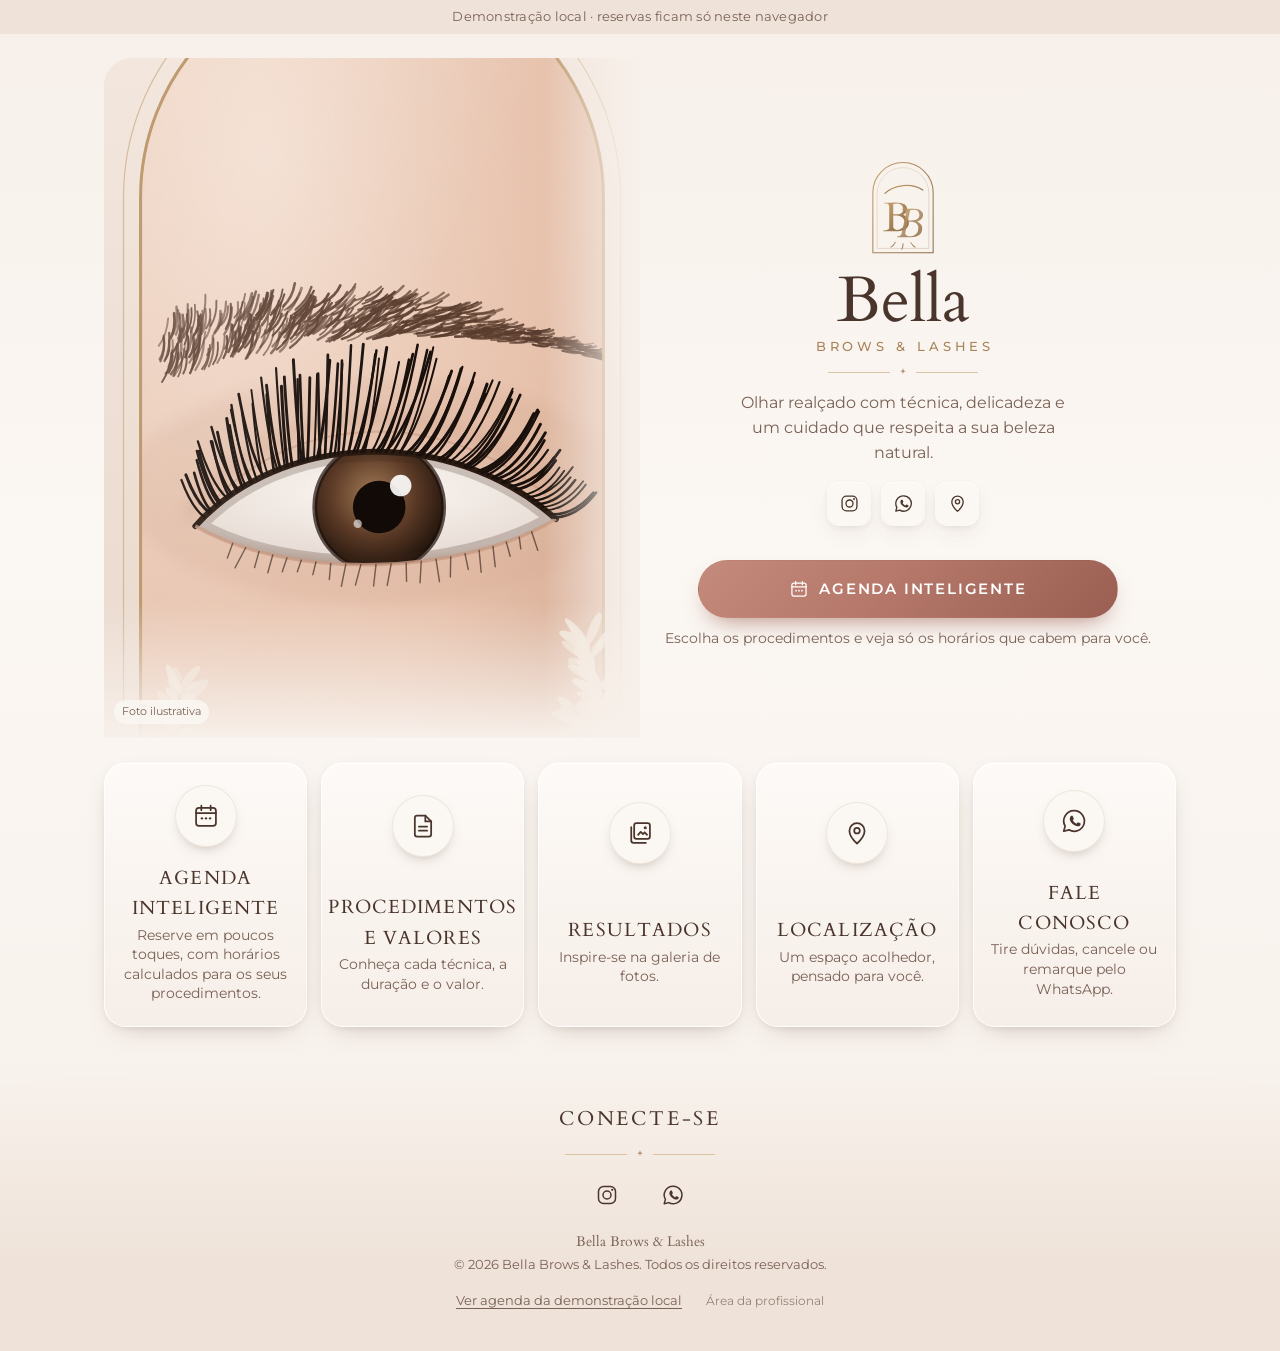
<file: index.html>
<!DOCTYPE html>
<html lang="pt-BR">
<head>
  <meta charset="utf-8">
  <meta name="viewport" content="width=device-width, initial-scale=1, viewport-fit=cover">
  <title>Bella Brows & Lashes — Sobrancelhas e cílios (demonstração)</title>
  <meta name="description" content="Site demonstrativo de estúdio de sobrancelhas e extensão de cílios, com agenda inteligente interativa.">
  <meta name="theme-color" content="#f4ebe4">
  <link rel="icon" href="assets/img/logo-marca.svg" type="image/svg+xml">
  <link rel="stylesheet" href="css/style.css">
</head>
<body>

  <!-- Ícones (SVG sprite) -->
  <svg width="0" height="0" style="position:absolute" aria-hidden="true">
    <symbol id="i-cal" viewBox="0 0 24 24"><rect x="3.5" y="5" width="17" height="15.5" rx="2.5" fill="none" stroke="currentColor" stroke-width="1.5"/><path d="M3.5 9.5h17M8 3v4M16 3v4" stroke="currentColor" stroke-width="1.5" stroke-linecap="round"/><circle cx="8.5" cy="14" r="1" fill="currentColor"/><circle cx="12" cy="14" r="1" fill="currentColor"/><circle cx="15.5" cy="14" r="1" fill="currentColor"/></symbol>
    <symbol id="i-list" viewBox="0 0 24 24"><path d="M14 3H7a2 2 0 0 0-2 2v14a2 2 0 0 0 2 2h10a2 2 0 0 0 2-2V8z" fill="none" stroke="currentColor" stroke-width="1.5" stroke-linejoin="round"/><path d="M14 3v5h5M8.5 12.5h7M8.5 16h7" fill="none" stroke="currentColor" stroke-width="1.5" stroke-linecap="round"/></symbol>
    <symbol id="i-gallery" viewBox="0 0 24 24"><rect x="7" y="3.5" width="13.5" height="13.5" rx="2" fill="none" stroke="currentColor" stroke-width="1.5"/><path d="M4.5 7v11.5a2 2 0 0 0 2 2H17" fill="none" stroke="currentColor" stroke-width="1.5" stroke-linecap="round"/><path d="M10 14l2.6-3 2 2 1.4-1.6 2.5 2.6" fill="none" stroke="currentColor" stroke-width="1.5" stroke-linejoin="round"/><circle cx="16.5" cy="7.5" r="1.3" fill="currentColor"/></symbol>
    <symbol id="i-pin" viewBox="0 0 24 24"><path d="M12 21s-6.5-6-6.5-11a6.5 6.5 0 0 1 13 0c0 5-6.5 11-6.5 11z" fill="none" stroke="currentColor" stroke-width="1.5" stroke-linejoin="round"/><circle cx="12" cy="10" r="2.4" fill="none" stroke="currentColor" stroke-width="1.5"/></symbol>
    <symbol id="i-wa" viewBox="0 0 24 24"><path d="M12 3.2a8.8 8.8 0 0 0-7.6 13.2L3.2 20.8l4.5-1.2A8.8 8.8 0 1 0 12 3.2z" fill="none" stroke="currentColor" stroke-width="1.5" stroke-linejoin="round"/><path d="M9 8.2c.3-.6.6-.6.9-.6h.6c.2 0 .4.1.5.4l.8 1.8c.1.2 0 .5-.1.6l-.6.7c-.1.1-.2.3 0 .5.7 1.2 1.6 2 2.8 2.6.2.1.4.1.5-.1l.7-.8c.2-.2.4-.2.6-.1l1.7.8c.2.1.4.3.3.5 0 .9-.6 1.8-1.6 2-.8.2-1.9.1-3.6-.8-2-1.1-3.4-2.9-3.9-4.2-.4-1.1-.2-2.2.4-3.3z" fill="currentColor"/></symbol>
    <symbol id="i-ig" viewBox="0 0 24 24"><rect x="3.5" y="3.5" width="17" height="17" rx="5" fill="none" stroke="currentColor" stroke-width="1.5"/><circle cx="12" cy="12" r="4" fill="none" stroke="currentColor" stroke-width="1.5"/><circle cx="17.2" cy="6.8" r="1.1" fill="currentColor"/></symbol>
    <symbol id="i-chev" viewBox="0 0 24 24"><path d="M9.5 6l6 6-6 6" fill="none" stroke="currentColor" stroke-width="1.8" stroke-linecap="round" stroke-linejoin="round"/></symbol>
    <symbol id="i-back" viewBox="0 0 24 24"><path d="M14.5 6l-6 6 6 6" fill="none" stroke="currentColor" stroke-width="1.8" stroke-linecap="round" stroke-linejoin="round"/></symbol>
    <symbol id="i-clock" viewBox="0 0 24 24"><circle cx="12" cy="12" r="8.5" fill="none" stroke="currentColor" stroke-width="1.5"/><path d="M12 7.5V12l3 2" fill="none" stroke="currentColor" stroke-width="1.5" stroke-linecap="round"/></symbol>
    <symbol id="i-check" viewBox="0 0 24 24"><path d="M5 12.5l4.2 4.2L19 7" fill="none" stroke="currentColor" stroke-width="2" stroke-linecap="round" stroke-linejoin="round"/></symbol>
    <symbol id="i-x" viewBox="0 0 24 24"><path d="M6 6l12 12M18 6L6 18" stroke="currentColor" stroke-width="1.8" stroke-linecap="round"/></symbol>
    <symbol id="i-spark" viewBox="0 0 24 24"><path d="M12 3l1.6 5.4L19 10l-5.4 1.6L12 17l-1.6-5.4L5 10l5.4-1.6z" fill="currentColor"/></symbol>
  </svg>

  <div class="demo-strip" role="note" id="mode-strip">
    Site demonstrativo · nenhuma reserva ou pagamento é real
  </div>
  <div class="loading" id="loading" aria-live="polite"><span></span>Carregando…</div>
  <div class="load-error" id="load-error" hidden></div>

  <!-- ============================== 1. LOGO E APRESENTAÇÃO ============================== -->
  <div class="view view-home" data-view="inicio">
  <header class="hero" id="inicio">
    <div class="hero-photo">
      <img id="hero-img" alt="Foto ilustrativa de olhar com sobrancelhas e cílios" width="440" height="860" fetchpriority="high">
      <span class="photo-tag">Foto ilustrativa</span>
    </div>
    <div class="hero-brand">
      <img class="hero-mark" id="brand-logo" alt="" width="104" height="108">
      <h1 class="wordmark">
        <span class="wm-name" data-bind="brand.wordmark">Bella</span>
        <span class="wm-sub" data-bind="brand.subtitle">Brows &amp; Lashes</span>
        <span class="visually-hidden" data-bind="brand.name"></span>
      </h1>
      <div class="divider" aria-hidden="true"><svg><use href="#i-spark"/></svg></div>
      <p class="tagline" data-bind="brand.tagline"></p>
      <div class="hero-social">
        <a class="icon-btn" data-link="instagram" href="https://www.instagram.com/" target="_blank" rel="noopener" aria-label="Instagram"><svg><use href="#i-ig"/></svg></a>
        <a class="icon-btn" data-link="whatsapp" href="https://wa.me/" target="_blank" rel="noopener" aria-label="WhatsApp"><svg><use href="#i-wa"/></svg></a>
        <a class="icon-btn" href="#localizacao" data-go="localizacao" aria-label="Localização"><svg><use href="#i-pin"/></svg></a>
      </div>
    </div>
    <div class="hero-cta">
      <button class="btn-primary btn-agenda" type="button" data-open-agenda>
        <svg aria-hidden="true"><use href="#i-cal"/></svg>
        Agenda inteligente
      </button>
      <p class="hero-hint">Escolha os procedimentos e veja só os horários que cabem para você.</p>
    </div>
  </header>

  <!-- Menu em cartões (mesma lógica de navegação da referência) -->
  <nav class="menu" aria-label="Seções do site">
    <button class="menu-card" type="button" data-open-agenda>
      <span class="menu-ico"><svg><use href="#i-cal"/></svg></span>
      <span class="menu-txt"><strong>Agenda Inteligente</strong><small>Reserve em poucos toques, com horários calculados para os seus procedimentos.</small></span>
      <span class="menu-go"><svg><use href="#i-chev"/></svg></span>
    </button>
    <a class="menu-card" href="#procedimentos" data-go="procedimentos">
      <span class="menu-ico"><svg><use href="#i-list"/></svg></span>
      <span class="menu-txt"><strong>Procedimentos e Valores</strong><small>Conheça cada técnica, a duração e o valor.</small></span>
      <span class="menu-go"><svg><use href="#i-chev"/></svg></span>
    </a>
    <a class="menu-card" href="#resultados" data-go="resultados">
      <span class="menu-ico"><svg><use href="#i-gallery"/></svg></span>
      <span class="menu-txt"><strong>Resultados</strong><small>Inspire-se na galeria de fotos.</small></span>
      <span class="menu-go"><svg><use href="#i-chev"/></svg></span>
    </a>
    <a class="menu-card" href="#localizacao" data-go="localizacao">
      <span class="menu-ico"><svg><use href="#i-pin"/></svg></span>
      <span class="menu-txt"><strong>Localização</strong><small>Um espaço acolhedor, pensado para você.</small></span>
      <span class="menu-go"><svg><use href="#i-chev"/></svg></span>
    </a>
    <a class="menu-card" href="#contato" data-go="contato">
      <span class="menu-ico"><svg><use href="#i-wa"/></svg></span>
      <span class="menu-txt"><strong>Fale Conosco</strong><small>Tire dúvidas, cancele ou remarque pelo WhatsApp.</small></span>
      <span class="menu-go"><svg><use href="#i-chev"/></svg></span>
    </a>
  </nav>
  </div>

  <main>
    <!-- ============================== 2. PROCEDIMENTOS ============================== -->
    <section class="view screen section" data-view="procedimentos" aria-labelledby="t-proc" hidden>
      <div class="screen-bar">
        <a class="back-link" href="#inicio" data-go="inicio"><svg aria-hidden="true"><use href="#i-back"/></svg>Início</a>
        <span class="screen-brand" data-bind="brand.name"></span>
      </div>
      <div class="section-head">
        <h2 id="t-proc">Procedimentos e Valores</h2>
        <p>Selecione um procedimento para abrir a agenda já com ele escolhido. Você pode somar outros na sequência.</p>
      </div>
      <div class="services" id="services-list"></div>
      <p class="fine" id="services-note">Valores e durações demonstrativos.</p>
    </section>

    <!-- ============================== 3. RESULTADOS ============================== -->
    <section class="view screen section" data-view="resultados" aria-labelledby="t-res" hidden>
      <div class="screen-bar">
        <a class="back-link" href="#inicio" data-go="inicio"><svg aria-hidden="true"><use href="#i-back"/></svg>Início</a>
        <span class="screen-brand" data-bind="brand.name"></span>
      </div>
      <div class="section-head">
        <h2 id="t-res">Nossos Resultados</h2>
        <p id="results-help">Deslize para ver mais fotos.</p>
      </div>
      <div class="results-wrap">
        <div class="results" id="results-list" tabindex="0" aria-label="Galeria de antes e depois"></div>
        <div class="results-nav">
          <button class="round-btn" type="button" data-results="prev" aria-label="Resultado anterior"><svg><use href="#i-back"/></svg></button>
          <span class="results-count" id="results-count" aria-live="polite">1 / 4</span>
          <button class="round-btn" type="button" data-results="next" aria-label="Próximo resultado"><svg><use href="#i-chev"/></svg></button>
        </div>
      </div>
      <p class="fine notice" id="results-notice">Fotos ilustrativas de banco de imagens com licença livre (Unsplash). Não são trabalhos nem clientes desta profissional.</p>
    </section>

    <!-- ============================== 4. LOCALIZAÇÃO ============================== -->
    <section class="view screen section" data-view="localizacao" aria-labelledby="t-loc" hidden>
      <div class="screen-bar">
        <a class="back-link" href="#inicio" data-go="inicio"><svg aria-hidden="true"><use href="#i-back"/></svg>Início</a>
        <span class="screen-brand" data-bind="brand.name"></span>
      </div>
      <div class="section-head">
        <h2 id="t-loc">Onde estamos</h2>
      </div>
      <div class="location">
        <div class="map" id="map-box">
          <img src="assets/img/mapa-demo.svg" alt="Mapa ilustrativo, sem endereço real" width="800" height="480" loading="lazy">
          <span class="map-tag">Mapa ilustrativo</span>
        </div>
        <div class="address-card">
          <span class="badge" id="addr-demo">Endereço fictício de demonstração</span>
          <p class="addr"><strong data-bind="location.line1"></strong><br><span data-bind="location.line2"></span></p>
          <p class="hours"><svg aria-hidden="true"><use href="#i-clock"/></svg><span data-bind="location.hours"></span></p>
          <a class="btn-outline" data-link="maps" href="https://www.google.com/maps" target="_blank" rel="noopener">
            <svg aria-hidden="true"><use href="#i-pin"/></svg> Abrir no Google Maps
          </a>
        </div>
      </div>
    </section>

    <!-- ============================== 5. FALE CONOSCO ============================== -->
    <section class="view screen section contact" data-view="contato" aria-labelledby="t-con" hidden>
      <div class="screen-bar">
        <a class="back-link" href="#inicio" data-go="inicio"><svg aria-hidden="true"><use href="#i-back"/></svg>Início</a>
        <span class="screen-brand" data-bind="brand.name"></span>
      </div>
      <h2 id="t-con">Ficou com alguma dúvida?</h2>
      <p>Fale direto com a gente pelo WhatsApp. Respondemos no horário de atendimento.</p>
      <a class="btn-primary btn-wa" data-link="whatsapp" href="https://wa.me/" target="_blank" rel="noopener">
        <svg aria-hidden="true"><use href="#i-wa"/></svg> Fale conosco
      </a>
      <p class="fine"><span id="wa-label">Número demonstrativo</span>: <span data-bind="contact.whatsappDisplay"></span></p>
      <div class="manage-card">
        <h3>Já tem um agendamento?</h3>
        <p>Peça cancelamento ou remarcação informando o protocolo e o seu WhatsApp. A profissional analisa e responde.</p>
        <button class="btn-outline" type="button" id="open-manage">Cancelar ou remarcar</button>
      </div>
    </section>
  </main>

  <!-- ============================== RODAPÉ ============================== -->
  <footer class="footer">
    <p class="footer-title">Conecte-se</p>
    <div class="divider" aria-hidden="true"><svg><use href="#i-spark"/></svg></div>
    <div class="footer-social">
      <a data-link="instagram" href="https://www.instagram.com/" target="_blank" rel="noopener" aria-label="Instagram"><svg><use href="#i-ig"/></svg></a>
      <a data-link="whatsapp" href="https://wa.me/" target="_blank" rel="noopener" aria-label="WhatsApp"><svg><use href="#i-wa"/></svg></a>
    </div>
    <p class="footer-name" data-bind="brand.name">Bella Brows &amp; Lashes</p>
    <p class="footer-copy">© <span data-bind="brand.year"></span> <span data-bind="brand.name"></span>. Todos os direitos reservados.</p>
    <button class="link-btn" type="button" id="open-panel" hidden>Ver agenda da demonstração local</button>
    <a class="admin-link" id="admin-link" href="admin/">Área da profissional</a>
  </footer>

  <!-- ============================== AGENDA INTELIGENTE ============================== -->
  <dialog class="sheet" id="agenda" aria-labelledby="ag-title">
    <div class="sheet-inner">
      <header class="sheet-head">
        <div>
          <p class="sheet-kicker" data-bind="brand.name"></p>
          <h2 id="ag-title">Agenda Inteligente</h2>
        </div>
        <button class="round-btn" type="button" data-close aria-label="Fechar agenda"><svg><use href="#i-x"/></svg></button>
      </header>
      <ol class="stepper" id="stepper" aria-label="Etapas do agendamento">
        <li data-step="1"><span>1</span><em>Procedimentos</em></li>
        <li data-step="2"><span>2</span><em>Data</em></li>
        <li data-step="3"><span>3</span><em>Horário</em></li>
        <li data-step="4"><span>4</span><em>Seus dados</em></li>
        <li data-step="5"><span>5</span><em>Confirmação</em></li>
      </ol>

      <div class="sheet-body" id="sheet-body">
        <!-- Passo 1 -->
        <section class="step" data-panel="1" aria-labelledby="s1">
          <h3 id="s1">Quais procedimentos você deseja?</h3>
          <p class="step-help">Pode escolher mais de um. O tempo e o valor são somados automaticamente.</p>
          <div class="pick-list" id="pick-list" role="group" aria-label="Procedimentos"></div>
        </section>

        <!-- Passo 2 -->
        <section class="step" data-panel="2" aria-labelledby="s2" hidden>
          <h3 id="s2">Escolha a data</h3>
          <p class="step-help">Só aparecem liberadas as datas com horário livre para <strong id="dur-label">—</strong> de atendimento.</p>
          <div class="calendar">
            <div class="cal-head">
              <button class="round-btn" type="button" id="cal-prev" aria-label="Mês anterior"><svg><use href="#i-back"/></svg></button>
              <strong id="cal-title" aria-live="polite"></strong>
              <button class="round-btn" type="button" id="cal-next" aria-label="Próximo mês"><svg><use href="#i-chev"/></svg></button>
            </div>
            <div class="cal-week" aria-hidden="true"><span>D</span><span>S</span><span>T</span><span>Q</span><span>Q</span><span>S</span><span>S</span></div>
            <div class="cal-grid" id="cal-grid" role="grid"></div>
            <ul class="cal-legend">
              <li><i class="lg-av"></i>Disponível</li>
              <li><i class="lg-full"></i>Lotado</li>
              <li><i class="lg-off"></i>Fechado / bloqueado</li>
            </ul>
          </div>
          <p class="day-note" id="day-note" aria-live="polite"></p>
        </section>

        <!-- Passo 3 -->
        <section class="step" data-panel="3" aria-labelledby="s3" hidden>
          <h3 id="s3">Escolha o horário</h3>
          <p class="step-help" id="slot-help"></p>
          <div id="slot-groups"></div>
        </section>

        <!-- Passo 4 -->
        <section class="step" data-panel="4" aria-labelledby="s4" hidden>
          <h3 id="s4">Seus dados</h3>
          <p class="step-help" id="data-help">Usamos seus dados apenas para confirmar o atendimento pelo WhatsApp.</p>
          <form id="client-form" novalidate>
            <label class="field">
              <span>Nome completo</span>
              <input id="f-name" name="name" type="text" autocomplete="name" required minlength="5" placeholder="Ex.: Maria da Silva">
              <small class="err" id="e-name"></small>
            </label>
            <label class="field">
              <span>WhatsApp</span>
              <input id="f-phone" name="phone" type="tel" inputmode="numeric" autocomplete="tel-national" required placeholder="(00) 00000-0000">
              <small class="err" id="e-phone"></small>
            </label>
          </form>
          <div class="mini-summary" id="mini-summary"></div>
        </section>

        <!-- Passo 5 -->
        <section class="step" data-panel="5" aria-labelledby="s5" hidden>
          <h3 id="s5">Confira e confirme</h3>
          <dl class="summary" id="summary"></dl>
          <div class="deposit" id="deposit-box">
            <div class="deposit-head">
              <strong>Sinal para garantir o horário</strong>
              <span class="badge">Pago após a reserva</span>
            </div>
            <p class="deposit-value" id="deposit-value"></p>
            <div class="pix-box">
              <p>Chave Pix da profissional</p>
              <code id="pix-code"></code>
              <button class="btn-ghost" type="button" id="copy-pix">Copiar chave</button>
            </div>
            <p class="pay-status">Depois de confirmar, envie o comprovante pelo WhatsApp. O horário fica reservado e o agendamento é confirmado quando a profissional conferir o sinal. Nenhum pagamento é feito por este site.</p>
          </div>
          <div class="policy" id="policy-box" hidden>
            <strong>Política de cancelamento</strong>
            <p id="policy-text"></p>
            <label class="check"><input type="checkbox" id="policy-accept"> <span>Li e concordo com a política de cancelamento.</span></label>
          </div>
          <p class="form-error" id="confirm-error" role="alert" hidden></p>
        </section>

        <!-- Final -->
        <section class="step done" data-panel="6" aria-labelledby="s6" hidden>
          <div class="done-icon"><svg><use href="#i-check"/></svg></div>
          <h3 id="s6">Horário reservado!</h3>
          <p class="step-help">Protocolo <strong id="done-code"></strong> · <span id="done-status">aguardando confirmação do sinal</span></p>
          <dl class="summary" id="done-summary"></dl>
          <p class="fine" id="done-note">Guarde o protocolo: com ele e o seu WhatsApp você pode pedir cancelamento ou remarcação.</p>
          <div class="done-actions">
            <a class="btn-primary btn-wa" id="done-wa" href="https://wa.me/" target="_blank" rel="noopener"><svg aria-hidden="true"><use href="#i-wa"/></svg> Enviar comprovante no WhatsApp</a>
            <button class="btn-outline" type="button" id="new-booking">Fazer outro agendamento</button>
            <button class="link-btn" type="button" data-close>Voltar ao site</button>
          </div>
        </section>
      </div>

      <footer class="sheet-foot" id="sheet-foot">
        <div class="totals" id="totals" aria-live="polite"></div>
        <div class="foot-actions">
          <button class="round-btn" type="button" id="btn-back" aria-label="Voltar"><svg><use href="#i-back"/></svg></button>
          <button class="btn-primary" type="button" id="btn-next">Continuar</button>
        </div>
      </footer>
    </div>
  </dialog>

  <!-- ============================== PRÉVIA DO PAINEL (DEMO) ============================== -->
  <dialog class="sheet" id="panel" aria-labelledby="pn-title">
    <div class="sheet-inner">
      <header class="sheet-head">
        <div>
          <p class="sheet-kicker">Demonstração local</p>
          <h2 id="pn-title">Reservas neste navegador</h2>
        </div>
        <button class="round-btn" type="button" data-close aria-label="Fechar"><svg><use href="#i-x"/></svg></button>
      </header>
      <div class="sheet-body">
        <p class="step-help">Todos os agendamentos desta demonstração, inclusive os que você fizer. Os dados ficam só neste navegador.</p>
        <div id="panel-list"></div>
        <button class="btn-outline wide" type="button" id="reset-demo">Restaurar demonstração</button>
      </div>
    </div>
  </dialog>

  <!-- ============================== CANCELAR / REMARCAR ============================== -->
  <dialog class="sheet sheet-small" id="manage" aria-labelledby="mg-title">
    <div class="sheet-inner">
      <header class="sheet-head">
        <div>
          <p class="sheet-kicker" data-bind="brand.name"></p>
          <h2 id="mg-title">Cancelar ou remarcar</h2>
        </div>
        <button class="round-btn" type="button" data-close aria-label="Fechar"><svg><use href="#i-x"/></svg></button>
      </header>
      <div class="sheet-body">
        <form id="manage-form" novalidate>
          <div class="seg" role="radiogroup" aria-label="Tipo de pedido">
            <label><input type="radio" name="mg-type" value="reschedule" checked><span>Remarcar</span></label>
            <label><input type="radio" name="mg-type" value="cancel"><span>Cancelar</span></label>
          </div>
          <label class="field"><span>Protocolo</span><input id="mg-code" type="text" autocomplete="off" placeholder="Ex.: K7M2QX" maxlength="12" required></label>
          <label class="field"><span>WhatsApp usado no agendamento</span><input id="mg-phone" type="tel" inputmode="numeric" placeholder="(00) 00000-0000" required></label>
          <label class="field" id="mg-pref-wrap"><span>Preferência de nova data/horário</span><input id="mg-pref" type="text" maxlength="200" placeholder="Ex.: sexta à tarde"></label>
          <label class="field"><span>Motivo (opcional)</span><input id="mg-reason" type="text" maxlength="300"></label>
          <p class="policy-mini" id="mg-policy"></p>
          <p class="form-error" id="mg-error" role="alert" hidden></p>
          <button class="btn-primary wide" type="submit" id="mg-submit">Enviar pedido</button>
        </form>
        <div class="mg-done" id="mg-done" hidden>
          <div class="done-icon"><svg><use href="#i-check"/></svg></div>
          <p id="mg-done-text"></p>
          <a class="btn-outline wide" id="mg-wa" href="https://wa.me/" target="_blank" rel="noopener">Avisar pelo WhatsApp</a>
        </div>
      </div>
    </div>
  </dialog>

  <div class="toast" id="toast" role="status" aria-live="polite" hidden></div>

  <noscript><p class="noscript">Ative o JavaScript para usar a agenda inteligente.</p></noscript>

  <script src="js/platform.config.js"></script>
  <script src="js/config.js"></script>
  <script src="js/scheduler.js"></script>
  <script src="js/storage.js"></script>
  <script src="js/core/api.js"></script>
  <script src="js/data.js"></script>
  <script src="js/payment.js"></script>
  <script src="js/ui.js"></script>
  <script src="js/site.js"></script>
  <script src="js/booking.js"></script>
</body>
</html>
</file>
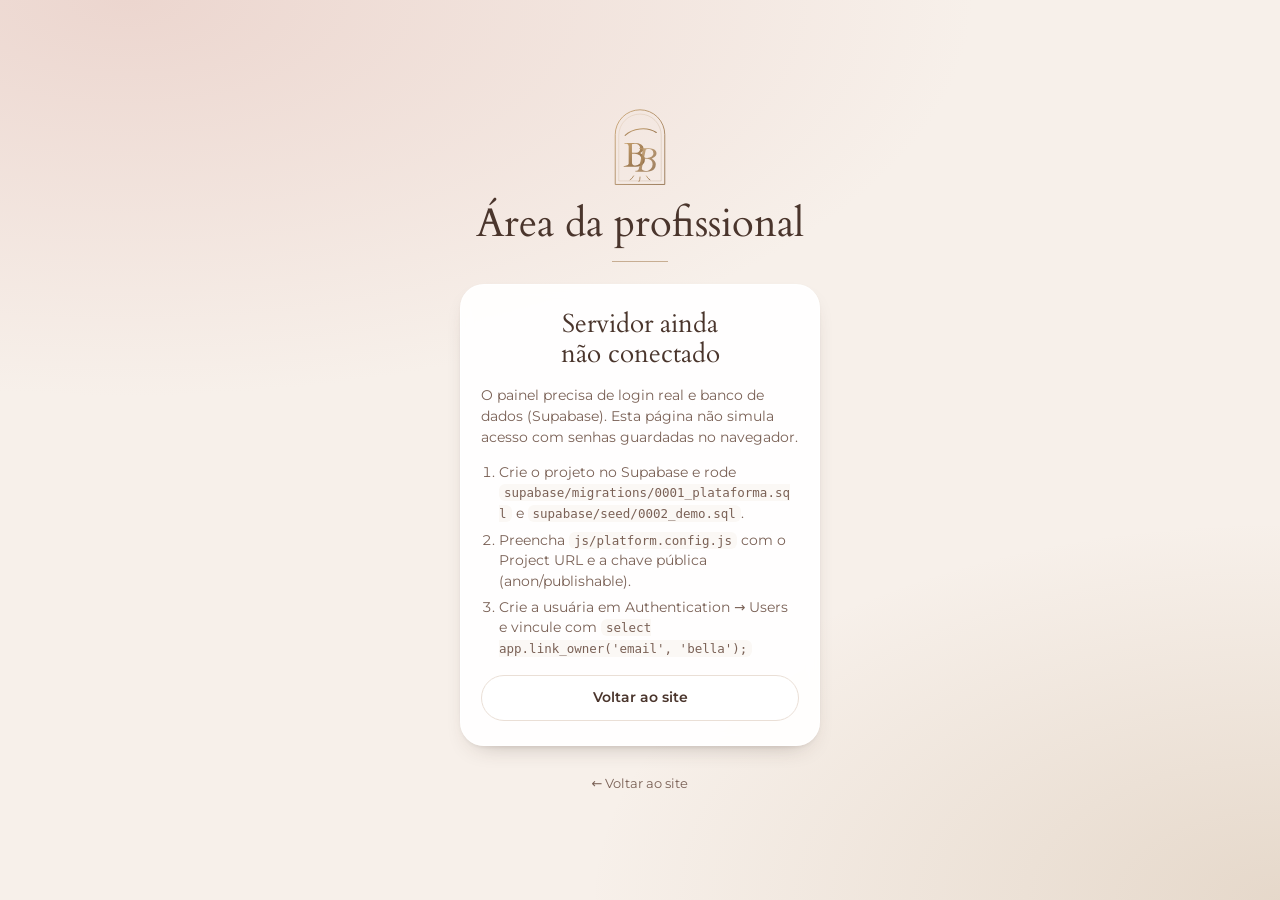
<file: admin/index.html>
<!DOCTYPE html>
<html lang="pt-BR">
<head>
  <meta charset="utf-8">
  <meta name="viewport" content="width=device-width, initial-scale=1, viewport-fit=cover">
  <meta name="robots" content="noindex, nofollow">
  <title>Área da profissional</title>
  <meta name="theme-color" content="#f7f0ea">
  <link rel="icon" href="../assets/img/logo-marca.svg" type="image/svg+xml">
  <link rel="stylesheet" href="admin.css">
</head>
<body class="is-loading">

  <svg width="0" height="0" style="position:absolute" aria-hidden="true">
    <symbol id="i-home" viewBox="0 0 24 24"><path d="M4 11l8-6.5 8 6.5M6 9.5V20h12V9.5" fill="none" stroke="currentColor" stroke-width="1.6" stroke-linecap="round" stroke-linejoin="round"/></symbol>
    <symbol id="i-cal" viewBox="0 0 24 24"><rect x="3.5" y="5" width="17" height="15.5" rx="2.5" fill="none" stroke="currentColor" stroke-width="1.6"/><path d="M3.5 9.5h17M8 3v4M16 3v4" stroke="currentColor" stroke-width="1.6" stroke-linecap="round"/></symbol>
    <symbol id="i-users" viewBox="0 0 24 24"><circle cx="9" cy="8.5" r="3.3" fill="none" stroke="currentColor" stroke-width="1.6"/><path d="M3 19.5c.6-3.3 3-5 6-5s5.4 1.7 6 5M15.5 5.6a3.3 3.3 0 0 1 0 5.8M17.5 14.8c2 .6 3.2 2.2 3.5 4.7" fill="none" stroke="currentColor" stroke-width="1.6" stroke-linecap="round"/></symbol>
    <symbol id="i-money" viewBox="0 0 24 24"><rect x="3" y="6" width="18" height="12" rx="2.5" fill="none" stroke="currentColor" stroke-width="1.6"/><circle cx="12" cy="12" r="2.6" fill="none" stroke="currentColor" stroke-width="1.6"/><path d="M6.5 9.5v5M17.5 9.5v5" stroke="currentColor" stroke-width="1.6" stroke-linecap="round"/></symbol>
    <symbol id="i-more" viewBox="0 0 24 24"><circle cx="6" cy="12" r="1.6" fill="currentColor"/><circle cx="12" cy="12" r="1.6" fill="currentColor"/><circle cx="18" cy="12" r="1.6" fill="currentColor"/></symbol>
    <symbol id="i-list" viewBox="0 0 24 24"><path d="M14 3H7a2 2 0 0 0-2 2v14a2 2 0 0 0 2 2h10a2 2 0 0 0 2-2V8z" fill="none" stroke="currentColor" stroke-width="1.6" stroke-linejoin="round"/><path d="M14 3v5h5M8.5 12.5h7M8.5 16h7" fill="none" stroke="currentColor" stroke-width="1.6" stroke-linecap="round"/></symbol>
    <symbol id="i-clock" viewBox="0 0 24 24"><circle cx="12" cy="12" r="8.5" fill="none" stroke="currentColor" stroke-width="1.6"/><path d="M12 7.5V12l3 2" fill="none" stroke="currentColor" stroke-width="1.6" stroke-linecap="round"/></symbol>
    <symbol id="i-brush" viewBox="0 0 24 24"><path d="M14.5 4.5l5 5-8 8-5-5z" fill="none" stroke="currentColor" stroke-width="1.6" stroke-linejoin="round"/><path d="M6.5 12.5c-2 0-3 1.5-3 3.5 0 1.5-.5 2.5-1 3 3 .5 6.5-.5 7-3.5" fill="none" stroke="currentColor" stroke-width="1.6" stroke-linejoin="round"/></symbol>
    <symbol id="i-bell" viewBox="0 0 24 24"><path d="M6 16.5V11a6 6 0 0 1 12 0v5.5l1.5 2h-15zM10 20.5a2 2 0 0 0 4 0" fill="none" stroke="currentColor" stroke-width="1.6" stroke-linejoin="round"/></symbol>
    <symbol id="i-out" viewBox="0 0 24 24"><path d="M14 4h4.5A1.5 1.5 0 0 1 20 5.5v13a1.5 1.5 0 0 1-1.5 1.5H14M10 16l-4-4 4-4M6 12h10" fill="none" stroke="currentColor" stroke-width="1.6" stroke-linecap="round" stroke-linejoin="round"/></symbol>
    <symbol id="i-ext" viewBox="0 0 24 24"><path d="M14 4h6v6M20 4l-9 9M18 14v5a1 1 0 0 1-1 1H5a1 1 0 0 1-1-1V7a1 1 0 0 1 1-1h5" fill="none" stroke="currentColor" stroke-width="1.6" stroke-linecap="round" stroke-linejoin="round"/></symbol>
    <symbol id="i-back" viewBox="0 0 24 24"><path d="M14.5 6l-6 6 6 6" fill="none" stroke="currentColor" stroke-width="1.8" stroke-linecap="round" stroke-linejoin="round"/></symbol>
    <symbol id="i-chev" viewBox="0 0 24 24"><path d="M9.5 6l6 6-6 6" fill="none" stroke="currentColor" stroke-width="1.8" stroke-linecap="round" stroke-linejoin="round"/></symbol>
    <symbol id="i-x" viewBox="0 0 24 24"><path d="M6 6l12 12M18 6L6 18" stroke="currentColor" stroke-width="1.8" stroke-linecap="round"/></symbol>
    <symbol id="i-plus" viewBox="0 0 24 24"><path d="M12 5v14M5 12h14" stroke="currentColor" stroke-width="1.8" stroke-linecap="round"/></symbol>
    <symbol id="i-wa" viewBox="0 0 24 24"><path d="M12 3.2a8.8 8.8 0 0 0-7.6 13.2L3.2 20.8l4.5-1.2A8.8 8.8 0 1 0 12 3.2z" fill="none" stroke="currentColor" stroke-width="1.6" stroke-linejoin="round"/><path d="M9 8.2c.3-.6.6-.6.9-.6h.6c.2 0 .4.1.5.4l.8 1.8c.1.2 0 .5-.1.6l-.6.7c-.1.1-.2.3 0 .5.7 1.2 1.6 2 2.8 2.6.2.1.4.1.5-.1l.7-.8c.2-.2.4-.2.6-.1l1.7.8c.2.1.4.3.3.5 0 .9-.6 1.8-1.6 2-.8.2-1.9.1-3.6-.8-2-1.1-3.4-2.9-3.9-4.2-.4-1.1-.2-2.2.4-3.3z" fill="currentColor"/></symbol>
    <symbol id="i-eye" viewBox="0 0 24 24"><path d="M2.5 12S6 5.5 12 5.5 21.5 12 21.5 12 18 18.5 12 18.5 2.5 12 2.5 12z" fill="none" stroke="currentColor" stroke-width="1.6"/><circle cx="12" cy="12" r="3" fill="none" stroke="currentColor" stroke-width="1.6"/></symbol>
    <symbol id="i-search" viewBox="0 0 24 24"><circle cx="11" cy="11" r="6.5" fill="none" stroke="currentColor" stroke-width="1.6"/><path d="M16 16l4 4" stroke="currentColor" stroke-width="1.6" stroke-linecap="round"/></symbol>
  </svg>

  <!-- ============================================================ LOGIN -->
  <main class="auth" id="auth" hidden>
    <div class="auth-art" aria-hidden="true"><img id="auth-hero" alt=""></div>
    <section class="auth-card">
      <div class="auth-brand">
        <img class="auth-logo" id="auth-logo" alt="">
        <h1 class="auth-name" id="auth-name">Área da profissional</h1>
        <p class="auth-sub" id="auth-sub"></p>
      </div>

      <!-- servidor não configurado -->
      <div class="auth-view" data-auth="offline" hidden>
        <h2>Servidor ainda não conectado</h2>
        <p class="muted">O painel precisa de login real e banco de dados (Supabase). Esta página não simula acesso com senhas guardadas no navegador.</p>
        <ol class="steps-mini">
          <li>Crie o projeto no Supabase e rode <code>supabase/migrations/0001_plataforma.sql</code> e <code>supabase/seed/0002_demo.sql</code>.</li>
          <li>Preencha <code>js/platform.config.js</code> com o Project URL e a chave pública (anon/publishable).</li>
          <li>Crie a usuária em Authentication → Users e vincule com <code>select app.link_owner('email', 'bella');</code></li>
        </ol>
        <a class="btn ghost wide" id="offline-site" href="../">Voltar ao site</a>
      </div>

      <!-- entrar -->
      <form class="auth-view" data-auth="login" id="login-form" novalidate hidden>
        <h2>Entrar</h2>
        <label class="field"><span>E-mail ou telefone</span>
          <input id="login-id" type="text" autocomplete="username" inputmode="email" required></label>
        <label class="field"><span>Senha</span>
          <span class="pass"><input id="login-pass" type="password" autocomplete="current-password" required>
          <button class="pass-eye" type="button" aria-label="Mostrar senha" data-toggle-pass="login-pass"><svg><use href="#i-eye"/></svg></button></span></label>
        <p class="form-error" id="login-error" role="alert" hidden></p>
        <button class="btn primary wide" type="submit" id="login-btn">Entrar</button>
        <button class="link" type="button" data-auth-go="forgot">Esqueci minha senha</button>
      </form>

      <!-- recuperar -->
      <form class="auth-view" data-auth="forgot" id="forgot-form" novalidate hidden>
        <h2>Recuperar senha</h2>
        <p class="muted">Informe o e-mail ou telefone de acesso. Enviaremos um link para criar uma nova senha.</p>
        <label class="field"><span>E-mail ou telefone</span><input id="forgot-id" type="text" autocomplete="username" required></label>
        <p class="form-error" id="forgot-error" role="alert" hidden></p>
        <p class="form-ok" id="forgot-ok" hidden></p>
        <button class="btn primary wide" type="submit" id="forgot-btn">Enviar link</button>
        <button class="link" type="button" data-auth-go="login">Voltar para o login</button>
      </form>

      <!-- nova senha -->
      <form class="auth-view" data-auth="reset" id="reset-form" novalidate hidden>
        <h2>Criar nova senha</h2>
        <label class="field"><span>Nova senha</span><input id="reset-pass" type="password" autocomplete="new-password" minlength="8" required></label>
        <label class="field"><span>Repita a nova senha</span><input id="reset-pass2" type="password" autocomplete="new-password" minlength="8" required></label>
        <p class="hint">Mínimo de 8 caracteres.</p>
        <p class="form-error" id="reset-error" role="alert" hidden></p>
        <button class="btn primary wide" type="submit" id="reset-btn">Salvar e entrar</button>
      </form>

      <div class="auth-view" data-auth="nolink" hidden>
        <h2>Conta sem acesso</h2>
        <p class="muted" id="nolink-text">Seu login funciona, mas ainda não está vinculado a nenhuma profissional ativa.</p>
        <button class="btn ghost wide" type="button" id="nolink-out">Sair</button>
      </div>

      <a class="auth-back" id="auth-site" href="../">← Voltar ao site</a>
    </section>
  </main>

  <!-- ============================================================ PAINEL -->
  <div class="app" id="app" hidden>
    <aside class="side" aria-label="Menu do painel">
      <div class="side-brand">
        <img id="side-logo" alt="">
        <div><strong id="side-name"></strong><small id="side-plan"></small></div>
      </div>
      <nav class="side-nav" id="side-nav"></nav>
      <div class="side-foot">
        <a class="side-link" id="side-site" href="../" target="_blank" rel="noopener"><svg><use href="#i-ext"/></svg>Ver meu site</a>
        <button class="side-link" type="button" data-logout><svg><use href="#i-out"/></svg>Sair</button>
      </div>
    </aside>

    <div class="main">
      <header class="topbar">
        <img class="top-logo" id="top-logo" alt="">
        <div class="top-title"><small id="top-name"></small><strong id="page-title">Visão geral</strong></div>
        <a class="icon-btn" id="top-site" href="../" target="_blank" rel="noopener" aria-label="Ver meu site"><svg><use href="#i-ext"/></svg></a>
      </header>
      <div class="demo-note" id="demo-note" hidden>Conta de demonstração · clientes e valores fictícios</div>
      <section class="page" id="page" aria-live="polite"></section>
    </div>

    <nav class="tabbar" id="tabbar" aria-label="Menu principal"></nav>
  </div>

  <!-- janela de detalhes / formulários -->
  <dialog class="modal" id="modal" aria-labelledby="modal-title">
    <div class="modal-inner">
      <header class="modal-head">
        <button class="icon-btn" type="button" id="modal-back" aria-label="Voltar" hidden><svg><use href="#i-back"/></svg></button>
        <h2 id="modal-title"></h2>
        <button class="icon-btn" type="button" data-close-modal aria-label="Fechar"><svg><use href="#i-x"/></svg></button>
      </header>
      <div class="modal-body" id="modal-body"></div>
    </div>
  </dialog>

  <div class="toast" id="toast" role="status" aria-live="polite" hidden></div>
  <div class="boot" id="boot"><span></span></div>

  <script src="../js/platform.config.js"></script>
  <script src="../js/scheduler.js"></script>
  <script src="../js/ui.js"></script>
  <script src="../js/core/api.js"></script>
  <script src="admin.js"></script>
</body>
</html>
</file>
<file: css/style.css>
/*
  VOICE   delicada, acolhedora, profissional — muito respiro, pouco ruído
  IDEA    cartão de visita de estúdio: arco de janela, linha dourada, papel nude
  PICTURE macro ilustrado de olho/sobrancelha dentro de um arco, com pampas
  COLOUR  creme #f7f0ea dominante, rosa queimado #b5786a de apoio, dourado #a8845a como acento, marrom #5c4136 no texto
  TYPE    Cardo (títulos e marca) + Montserrat (texto) — fontes locais
  LAYOUT  mobile-first: herói em 2 colunas, menu em cartões, seções empilhadas; no desktop as seções abrem em grade
*/

/* ----------------------------------------------------------------- fontes */
@font-face { font-family: "Cardo"; src: url("../assets/fonts/cardo-regular.woff") format("woff"); font-weight: 400; font-style: normal; font-display: swap; }
@font-face { font-family: "Cardo"; src: url("../assets/fonts/cardo-italic.woff") format("woff"); font-weight: 400; font-style: italic; font-display: swap; }
@font-face { font-family: "Montserrat"; src: url("../assets/fonts/montserrat-var.woff") format("woff"); font-weight: 100 900; font-style: normal; font-display: swap; }

/* ----------------------------------------------------------------- tokens */
:root {
  color-scheme: light;
  --cream: #f7f0ea;
  --paper: #fbf7f3;
  --sand: #efe3d9;
  --sand-2: #e6d5c8;
  --rose: #b5786a;
  --rose-deep: #9a5f52;
  --rose-soft: #ecd6cf;
  --gold: #a8845a;
  --gold-soft: #d9c3a3;
  --ink: #4a352c;
  --ink-soft: #7a6156;
  --white: #fff;
  --ok: #5f7f5a;
  --err: #b0453a;
  --radius: 22px;
  --shadow: 0 10px 28px -14px rgba(92, 65, 54, .38), 0 2px 6px -2px rgba(92, 65, 54, .12);
  --shadow-in: inset 0 1px 0 rgba(255, 255, 255, .9);
  --serif: "Cardo", "Cormorant Garamond", Georgia, "Times New Roman", serif;
  --sans: "Montserrat", system-ui, -apple-system, "Segoe UI", Roboto, sans-serif;
}

*, *::before, *::after { box-sizing: border-box; min-width: 0; }
html { scroll-behavior: smooth; scroll-padding-top: 16px; -webkit-text-size-adjust: 100%; }
html.no-scroll { overflow: hidden; }
body {
  margin: 0;
  font: 400 16px/1.6 var(--sans);
  color: var(--ink);
  background: linear-gradient(180deg, var(--cream) 0%, var(--paper) 40%, var(--cream) 100%);
  overflow-x: clip;
  padding-bottom: env(safe-area-inset-bottom);
}
img { display: block; max-width: 100%; height: auto; }
svg { width: 1em; height: 1em; flex: none; }
a { color: inherit; }
button, input { font: inherit; color: inherit; }
button { cursor: pointer; }
:focus-visible { outline: 2px solid var(--rose); outline-offset: 3px; border-radius: 10px; }
h1, h2, h3, h4 { font-family: var(--serif); font-weight: 400; line-height: 1.1; margin: 0; text-wrap: balance; color: var(--ink); }
p { margin: 0; }
[hidden] { display: none !important; }

/* -------------------------------------------------------------- faixa demo */
.demo-strip {
  font-size: 12.5px; letter-spacing: .02em; text-align: center;
  padding: 7px 16px calc(7px); padding-top: max(7px, env(safe-area-inset-top));
  background: var(--sand); color: var(--ink-soft);
}

/* ------------------------------------------------------------------ herói */
.hero {
  position: relative;
  display: grid;
  grid-template-columns: 46% 54%;
  max-width: 1120px; margin: 0 auto;
}
.hero-photo { position: relative; min-height: 100%; }
.hero-photo img { width: 100%; height: 100%; object-fit: cover; object-position: 50% 45%; aspect-ratio: 440 / 860; }
.hero-photo::after {
  content: ""; position: absolute; inset: 0;
  background: linear-gradient(90deg, transparent 82%, var(--cream) 100%), linear-gradient(180deg, transparent 80%, var(--cream) 100%);
}
.hero-brand {
  display: flex; flex-direction: column; align-items: center; justify-content: center; text-align: center;
  padding: 18px 14px 10px 4px;
}
.hero-mark { width: clamp(70px, 22vw, 112px); height: auto; margin-bottom: 6px; }
.wordmark { display: flex; flex-direction: column; align-items: center; }
.wm-name { font-size: clamp(38px, 11vw, 64px); line-height: 1; color: var(--ink); }
.wm-sub { font-family: var(--sans); font-size: clamp(9.5px, 2.6vw, 13px); font-weight: 500; letter-spacing: .3em; text-transform: uppercase; color: var(--gold); margin-top: 6px; padding-left: .3em; }
.divider { display: flex; align-items: center; gap: 8px; color: var(--gold); width: min(150px, 80%); margin: 14px auto; }
.divider::before, .divider::after { content: ""; flex: 1; height: 1px; background: var(--gold-soft); }
.divider svg { width: 10px; height: 10px; }
.tagline { font-size: clamp(13px, 3.6vw, 16px); line-height: 1.55; color: var(--ink-soft); max-width: 30ch; }
.hero-social { display: flex; gap: 10px; margin-top: 16px; }
.icon-btn {
  width: 44px; height: 44px; display: grid; place-items: center; border-radius: 12px;
  background: var(--paper); color: var(--ink); box-shadow: var(--shadow), var(--shadow-in);
  transition: transform .2s, color .2s;
}
.icon-btn svg { width: 21px; height: 21px; }
.icon-btn:hover { transform: translateY(-2px); color: var(--rose); }

.hero-cta { grid-column: 1 / -1; padding: 4px 20px 8px; text-align: center; }
.hero-hint { font-size: 13.5px; color: var(--ink-soft); margin-top: 10px; }

/* ----------------------------------------------------------------- botões */
.btn-primary, .btn-outline, .btn-ghost {
  display: inline-flex; align-items: center; justify-content: center; gap: 10px;
  min-height: 48px; padding: 12px 24px; border-radius: 999px;
  font-size: 14px; font-weight: 600; letter-spacing: .06em; text-transform: uppercase; text-decoration: none;
  border: 1px solid transparent; transition: transform .15s, background .2s, box-shadow .2s, opacity .2s;
}
.btn-primary { background: linear-gradient(135deg, #c48a7b, var(--rose) 45%, var(--rose-deep)); color: var(--white); box-shadow: 0 12px 24px -12px rgba(154, 95, 82, .8); }
.btn-primary:hover { transform: translateY(-1px); box-shadow: 0 16px 28px -12px rgba(154, 95, 82, .85); }
.btn-primary:active { transform: translateY(1px); }
.btn-primary:disabled { opacity: .45; box-shadow: none; transform: none; cursor: not-allowed; }
.btn-primary svg, .btn-outline svg { width: 20px; height: 20px; }
.btn-outline { background: var(--paper); color: var(--rose-deep); border-color: var(--rose); }
.btn-outline:hover { background: var(--rose-soft); }
.btn-outline:disabled { opacity: .6; cursor: default; }
.btn-ghost { background: transparent; color: var(--ink-soft); border-color: var(--sand-2); }
.btn-ghost:hover { background: var(--sand); }
.btn-sm { min-height: 44px; padding: 10px 18px; font-size: 12.5px; width: 100%; }
.btn-xs { min-height: 36px; padding: 6px 12px; font-size: 11px; }
.wide { width: 100%; }
.btn-agenda { width: min(100%, 420px); min-height: 58px; font-size: 15px; letter-spacing: .12em; }
.link-btn { background: none; border: 0; padding: 10px; color: var(--ink-soft); font-size: 13px; text-decoration: underline; text-underline-offset: 3px; min-height: 44px; }
.round-btn {
  width: 44px; height: 44px; border-radius: 50%; display: grid; place-items: center;
  background: var(--paper); border: 0; color: var(--ink); box-shadow: var(--shadow), var(--shadow-in);
}
.round-btn svg { width: 20px; height: 20px; }
.round-btn:disabled { opacity: .35; cursor: default; }

/* --------------------------------------------------------- menu em cartões */
.menu { display: grid; gap: 14px; padding: 18px 18px 8px; max-width: 1120px; margin: 0 auto; }
.menu-card {
  display: grid; grid-template-columns: auto 1fr auto; align-items: center; gap: 16px;
  padding: 14px 16px 14px 14px; border-radius: var(--radius); text-align: left; text-decoration: none;
  background: linear-gradient(180deg, #fdfaf7, #f6eee8); border: 1px solid rgba(255, 255, 255, .8);
  box-shadow: var(--shadow), var(--shadow-in); transition: transform .2s, box-shadow .2s;
}
.menu-card:hover { transform: translateY(-2px); }
.menu-ico {
  width: 62px; height: 62px; border-radius: 50%; display: grid; place-items: center; color: var(--ink);
  background: var(--paper); box-shadow: 0 6px 14px -8px rgba(92, 65, 54, .5), inset 0 0 0 1px rgba(168, 132, 90, .15);
}
.menu-ico svg { width: 28px; height: 28px; }
.menu-txt strong { display: block; font-family: var(--serif); font-weight: 400; font-size: 19px; letter-spacing: .06em; text-transform: uppercase; color: var(--ink); }
.menu-txt small { display: block; font-size: 13.5px; line-height: 1.45; color: var(--ink-soft); margin-top: 2px; }
.menu-go { width: 36px; height: 36px; border-radius: 50%; display: grid; place-items: center; background: var(--paper); box-shadow: var(--shadow); color: var(--ink); }
.menu-go svg { width: 18px; height: 18px; }

/* ----------------------------------------------------------------- seções */
.section { padding: clamp(44px, 7vw, 80px) 18px; max-width: 1120px; margin: 0 auto; }
.section-tint { max-width: none; background: linear-gradient(180deg, var(--sand) 0%, #f3e8df 100%); }
.section-tint > * { max-width: 1084px; margin-left: auto; margin-right: auto; }
.section-head { text-align: center; margin-bottom: 26px; }
.section-head h2 { font-size: clamp(32px, 8vw, 46px); }
.section-head h2::after { content: ""; display: block; width: 46px; height: 1px; background: var(--gold); margin: 14px auto 0; }
.section-head p { color: var(--ink-soft); max-width: 52ch; margin: 12px auto 0; font-size: 15px; }
.fine { font-size: 13px; color: var(--ink-soft); text-align: center; margin-top: 18px; }
.notice { max-width: 60ch; margin-left: auto; margin-right: auto; }
.badge { display: inline-block; font-size: 12px; font-weight: 600; padding: 4px 10px; border-radius: 999px; background: var(--rose-soft); color: var(--rose-deep); }

/* -------------------------------------------------------- procedimentos */
.services { display: grid; gap: 18px; grid-template-columns: minmax(0, 1fr); }
.service { background: var(--white); border-radius: var(--radius); overflow: hidden; box-shadow: var(--shadow); display: flex; flex-direction: column; }
.service-img { position: relative; aspect-ratio: 4 / 3; background: var(--sand); }
.service-img img { width: 100%; height: 100%; object-fit: cover; }
.img-tag { position: absolute; left: 12px; bottom: 12px; font-size: 11.5px; padding: 3px 9px; border-radius: 999px; background: rgba(251, 247, 243, .88); color: var(--ink-soft); }
.service-body { padding: 18px 18px 20px; display: flex; flex-direction: column; gap: 10px; flex: 1; }
.service-body h3 { font-size: 23px; }
.service-body p { font-size: 14.5px; color: var(--ink-soft); flex: 1; }
.service-meta { display: flex; align-items: center; justify-content: space-between; padding: 10px 0 6px; border-top: 1px solid var(--sand); }
.service-meta span { display: inline-flex; align-items: center; gap: 6px; font-size: 14px; color: var(--ink-soft); white-space: nowrap; }
.service-meta strong { font-family: var(--serif); font-size: 24px; font-weight: 400; color: var(--rose-deep); white-space: nowrap; }

/* -------------------------------------------------------------- resultados */
.results-wrap { position: relative; }
.results {
  display: flex; gap: 16px; overflow-x: auto; scroll-snap-type: x mandatory; padding: 4px 2px 12px;
  scrollbar-width: none; -webkit-overflow-scrolling: touch;
}
.results::-webkit-scrollbar { display: none; }
.result { flex: 0 0 min(86%, 420px); scroll-snap-align: center; margin: 0; }
.compare { position: relative; aspect-ratio: 1; border-radius: var(--radius); overflow: hidden; box-shadow: var(--shadow); background: var(--sand); }
.compare img { width: 100%; height: 100%; object-fit: cover; }
.cmp-before { position: absolute; inset: 0; clip-path: inset(0 calc(100% - var(--pos)) 0 0); }
.cmp-before img { position: absolute; inset: 0; }
.cmp-line { position: absolute; top: 0; bottom: 0; left: var(--pos); width: 2px; margin-left: -1px; background: var(--white); pointer-events: none; }
.cmp-line i { position: absolute; top: 50%; left: 50%; width: 42px; height: 42px; margin: -21px 0 0 -21px; border-radius: 50%; background: var(--white); box-shadow: var(--shadow); }
.cmp-line i::before, .cmp-line i::after { content: ""; position: absolute; top: 15px; border: 6px solid transparent; }
.cmp-line i::before { left: 4px; border-right-color: var(--rose); }
.cmp-line i::after { right: 4px; border-left-color: var(--rose); }
.cmp-label { position: absolute; top: 12px; font-size: 12px; font-weight: 600; letter-spacing: .08em; text-transform: uppercase; padding: 4px 10px; border-radius: 999px; background: rgba(251, 247, 243, .9); pointer-events: none; }
.cmp-label.l { left: 12px; } .cmp-label.r { right: 12px; }
.cmp-range { position: absolute; inset: 0; width: 100%; height: 100%; margin: 0; opacity: 0; cursor: ew-resize; touch-action: pan-y; -webkit-appearance: none; appearance: none; }
.cmp-range::-webkit-slider-thumb { -webkit-appearance: none; width: 48px; height: 600px; }
.cmp-range:focus-visible + * { outline: none; }
.compare:focus-within { outline: 2px solid var(--rose); outline-offset: 3px; }
.result figcaption { text-align: center; font-family: var(--serif); font-size: 20px; margin-top: 12px; }
.result figcaption small { display: block; font-family: var(--sans); font-size: 12px; color: var(--ink-soft); }
.results-nav { display: flex; align-items: center; justify-content: center; gap: 18px; margin-top: 8px; }
.results-count { font-size: 14px; color: var(--ink-soft); min-width: 48px; text-align: center; }

/* ------------------------------------------------------------- localização */
.location { display: grid; gap: 18px; }
.map { position: relative; border-radius: var(--radius); overflow: hidden; box-shadow: var(--shadow); aspect-ratio: 5 / 3; background: var(--sand); }
.map img, .map iframe { width: 100%; height: 100%; object-fit: cover; border: 0; }
.map-tag { position: absolute; left: 12px; top: 12px; font-size: 12px; padding: 4px 10px; border-radius: 999px; background: rgba(251, 247, 243, .92); color: var(--ink-soft); }
.address-card { background: var(--white); border-radius: var(--radius); box-shadow: var(--shadow); padding: 22px; display: flex; flex-direction: column; gap: 14px; align-items: flex-start; }
.addr { font-size: 16px; line-height: 1.6; }
.addr strong { font-family: var(--serif); font-weight: 400; font-size: 21px; }
.hours { display: flex; gap: 8px; align-items: flex-start; font-size: 14px; color: var(--ink-soft); }
.hours svg { width: 18px; height: 18px; margin-top: 2px; color: var(--gold); }

/* ---------------------------------------------------------------- contato */
.contact { text-align: center; }
.contact h2 { font-size: clamp(30px, 7.5vw, 42px); }
.contact > p:first-of-type { color: var(--ink-soft); margin: 12px auto 24px; max-width: 40ch; }
.btn-wa { min-height: 58px; padding: 14px 34px; font-size: 15px; letter-spacing: .12em; }

/* ---------------------------------------------------------------- rodapé */
.footer {
  text-align: center; padding: 40px 18px calc(28px + env(safe-area-inset-bottom));
  background: linear-gradient(180deg, transparent, var(--sand) 70%);
  border-top-left-radius: 50% 26px; border-top-right-radius: 50% 26px;
}
.footer-title { font-family: var(--serif); font-size: 20px; letter-spacing: .14em; text-transform: uppercase; }
.footer-social { display: flex; justify-content: center; gap: 22px; }
.footer-social a { width: 44px; height: 44px; display: grid; place-items: center; color: var(--ink); }
.footer-social svg { width: 24px; height: 24px; }
.footer-name { font-family: var(--serif); font-size: 14px; margin-top: 14px; color: var(--ink-soft); }
.footer-copy { font-size: 12.5px; color: var(--ink-soft); margin-top: 2px; }

/* ============================================================ AGENDA (sheet) */
dialog.sheet {
  border: 0; padding: 0; margin: 0; max-width: none; max-height: none;
  width: 100%; height: 100%; background: transparent; color: var(--ink);
}
dialog.sheet::backdrop { background: rgba(60, 40, 32, .42); backdrop-filter: blur(3px); }
.sheet-inner {
  position: absolute; inset: 0; display: flex; flex-direction: column;
  background: var(--paper);
  padding-top: env(safe-area-inset-top);
}
dialog.sheet[open] .sheet-inner { animation: rise .32s cubic-bezier(.2, .8, .2, 1); }
@keyframes rise { from { transform: translateY(28px); opacity: 0; } to { transform: none; opacity: 1; } }

.sheet-head { display: flex; align-items: center; justify-content: space-between; gap: 12px; padding: 14px 18px 8px; }
.sheet-head h2 { font-size: 28px; }
.sheet-kicker { font-size: 12px; color: var(--rose-deep); font-weight: 600; }

.stepper { list-style: none; display: grid; grid-template-columns: repeat(5, 1fr); gap: 4px; margin: 0; padding: 6px 14px 12px; border-bottom: 1px solid var(--sand); }
.stepper li { display: flex; flex-direction: column; align-items: center; gap: 4px; position: relative; }
.stepper li::before { content: ""; position: absolute; top: 14px; left: -50%; width: 100%; height: 1px; background: var(--sand-2); z-index: 0; }
.stepper li:first-child::before { display: none; }
.stepper span { position: relative; z-index: 1; width: 28px; height: 28px; border-radius: 50%; display: grid; place-items: center; font-size: 13px; font-weight: 600; background: var(--sand); color: var(--ink-soft); transition: background .2s, color .2s; }
.stepper em { font-style: normal; font-size: 11px; color: var(--ink-soft); text-align: center; line-height: 1.2; }
.stepper li.is-done span { background: var(--gold-soft); color: var(--ink); }
.stepper li.is-done::before, .stepper li.is-current::before { background: var(--gold); }
.stepper li.is-current span { background: var(--rose); color: var(--white); box-shadow: 0 0 0 4px var(--rose-soft); }
.stepper li.is-current em { color: var(--ink); font-weight: 600; }

.sheet-body { flex: 1; overflow-y: auto; padding: 20px 18px 28px; -webkit-overflow-scrolling: touch; overscroll-behavior: contain; }
.step h3 { font-size: 26px; outline: none; }
.step-help { font-size: 14.5px; color: var(--ink-soft); margin: 8px 0 18px; }

/* passo 1 */
.pick-list { display: grid; gap: 12px; }
.pick {
  display: grid; grid-template-columns: 64px 1fr auto; align-items: center; gap: 14px;
  padding: 10px 14px 10px 10px; border-radius: 18px; background: var(--white); cursor: pointer;
  border: 1.5px solid var(--sand); transition: border-color .2s, box-shadow .2s;
}
.pick input { position: absolute; opacity: 0; pointer-events: none; }
.pick img { width: 64px; height: 64px; border-radius: 14px; object-fit: cover; }
.pick-txt strong { display: block; font-size: 15px; font-weight: 600; line-height: 1.3; }
.pick-txt small { display: inline-flex; align-items: center; gap: 5px; font-size: 13.5px; color: var(--ink-soft); margin-top: 3px; white-space: nowrap; }
.pick-box { width: 26px; height: 26px; border-radius: 8px; border: 1.5px solid var(--sand-2); display: grid; place-items: center; color: transparent; transition: all .2s; }
.pick-box svg { width: 16px; height: 16px; }
.pick.is-on { border-color: var(--rose); box-shadow: 0 8px 20px -12px rgba(154, 95, 82, .6); }
.pick.is-on .pick-box { background: var(--rose); border-color: var(--rose); color: var(--white); }
.pick:has(input:focus-visible) { outline: 2px solid var(--rose); outline-offset: 2px; }

/* passo 2 */
.calendar { background: var(--white); border-radius: var(--radius); padding: 14px; box-shadow: var(--shadow); }
.cal-head { display: flex; align-items: center; justify-content: space-between; margin-bottom: 10px; }
.cal-head strong { font-family: var(--serif); font-weight: 400; font-size: 21px; }
.cal-week, .cal-grid { display: grid; grid-template-columns: repeat(7, minmax(0, 1fr)); gap: 4px; }
.cal-week span { text-align: center; font-size: 12px; font-weight: 600; color: var(--ink-soft); padding: 4px 0; }
.day {
  aspect-ratio: 1; min-height: 40px; border-radius: 12px; border: 0; font-size: 15px; font-weight: 500;
  background: transparent; position: relative; transition: background .15s, color .15s;
}
.day.st-available { background: var(--rose-soft); color: var(--ink); font-weight: 600; }
.day.st-available:hover { background: #e4c3b9; }
.day.st-full { color: var(--rose-deep); opacity: .55; text-decoration: line-through; }
.day.st-closed, .day.st-blocked, .day.st-past, .day.st-beyond { color: #c3b2a8; }
.day.st-blocked { background: repeating-linear-gradient(135deg, transparent 0 5px, rgba(195, 178, 168, .25) 5px 7px); }
.day:disabled { cursor: not-allowed; }
.day.is-today::after { content: ""; position: absolute; bottom: 5px; left: 50%; width: 4px; height: 4px; margin-left: -2px; border-radius: 50%; background: var(--gold); }
.day.is-sel { background: var(--rose); color: var(--white); box-shadow: 0 8px 16px -8px rgba(154, 95, 82, .9); }
.cal-legend { list-style: none; display: flex; flex-wrap: wrap; gap: 6px 14px; padding: 12px 2px 0; margin: 0; font-size: 12px; color: var(--ink-soft); }
.cal-legend li { display: inline-flex; align-items: center; gap: 6px; }
.cal-legend i { width: 12px; height: 12px; border-radius: 4px; }
.lg-av { background: var(--rose-soft); }
.lg-full { background: var(--white); border: 1px solid var(--rose); opacity: .6; }
.lg-off { background: var(--sand); }
.day-note { margin-top: 14px; font-size: 14px; color: var(--ink-soft); text-align: center; }

/* passo 3 */
.slot-group + .slot-group { margin-top: 22px; }
.slot-group h4 { font-size: 20px; margin-bottom: 10px; }
.slot-group h4 small { font-family: var(--sans); font-size: 12.5px; color: var(--ink-soft); }
.slots { display: grid; grid-template-columns: repeat(auto-fill, minmax(92px, 1fr)); gap: 8px; }
.slot {
  min-height: 56px; border-radius: 14px; border: 1.5px solid var(--sand-2); background: var(--white);
  font-size: 16px; font-weight: 600; display: flex; flex-direction: column; align-items: center; justify-content: center; line-height: 1.2;
  transition: border-color .15s, background .15s;
}
.slot small { font-size: 11px; font-weight: 500; color: var(--ink-soft); }
.slot:hover { border-color: var(--rose); }
.slot.is-sel { background: var(--rose); border-color: var(--rose); color: var(--white); }
.slot.is-sel small { color: rgba(255, 255, 255, .85); }
.empty { font-size: 14px; color: var(--ink-soft); padding: 12px 14px; background: var(--sand); border-radius: 12px; }

/* passo 4 */
.field { display: block; margin-bottom: 16px; }
.field span { display: block; font-size: 14px; font-weight: 600; margin-bottom: 6px; }
.field input {
  width: 100%; min-height: 52px; padding: 12px 16px; font-size: 16px; border-radius: 14px;
  border: 1.5px solid var(--sand-2); background: var(--white); transition: border-color .15s;
}
.field input:focus { outline: none; border-color: var(--rose); box-shadow: 0 0 0 4px var(--rose-soft); }
.field input[aria-invalid="true"] { border-color: var(--err); }
.err { display: block; min-height: 18px; font-size: 13px; color: var(--err); margin-top: 4px; }
.mini-summary { padding: 14px 16px; border-radius: 16px; background: var(--sand); display: flex; flex-direction: column; gap: 2px; font-size: 14px; }
.mini-summary span { color: var(--ink-soft); }

/* passo 5 e final */
.summary { margin: 0 0 18px; background: var(--white); border-radius: var(--radius); box-shadow: var(--shadow); padding: 6px 18px; }
.summary div { display: flex; justify-content: space-between; gap: 16px; padding: 11px 0; border-bottom: 1px solid var(--sand); }
.summary div:last-child { border-bottom: 0; }
.summary dt { font-size: 13.5px; color: var(--ink-soft); flex: none; }
.summary dd { margin: 0; font-size: 14.5px; font-weight: 600; text-align: right; }
.deposit { border: 1.5px dashed var(--gold-soft); border-radius: var(--radius); padding: 18px; display: flex; flex-direction: column; gap: 12px; background: #fffdfa; }
.deposit-head { display: flex; justify-content: space-between; align-items: center; gap: 10px; }
.deposit-value { font-family: var(--serif); font-size: 34px; color: var(--rose-deep); line-height: 1; }
.deposit-value small { font-family: var(--sans); font-size: 14px; color: var(--ink-soft); }
.pix-box { background: var(--sand); border-radius: 14px; padding: 12px 14px; display: grid; gap: 8px; font-size: 13px; }
.pix-box em { color: var(--ink-soft); }
.pix-box code { font-size: 12.5px; word-break: break-all; background: var(--paper); padding: 8px 10px; border-radius: 10px; }
.pix-box .btn-ghost { min-height: 40px; justify-self: start; padding: 6px 16px; font-size: 12px; }
.pay-status { font-size: 13.5px; color: var(--ink-soft); }
.pay-status.ok { color: var(--ok); font-weight: 600; }
.form-error { margin-top: 14px; padding: 12px 14px; border-radius: 12px; background: #f6dcd7; color: var(--err); font-size: 14px; }

.done { text-align: center; }
.done-icon { width: 76px; height: 76px; border-radius: 50%; margin: 8px auto 16px; display: grid; place-items: center; background: var(--rose); color: var(--white); box-shadow: 0 0 0 10px var(--rose-soft); animation: pop .5s cubic-bezier(.2, 1.4, .4, 1); }
.done-icon svg { width: 38px; height: 38px; }
@keyframes pop { from { transform: scale(.4); opacity: 0; } to { transform: none; opacity: 1; } }
.done .summary { text-align: left; margin-top: 8px; }
.done-actions { display: grid; gap: 10px; margin-top: 18px; }

.sheet-foot {
  border-top: 1px solid var(--sand); background: rgba(251, 247, 243, .97);
  padding: 12px 18px calc(12px + env(safe-area-inset-bottom));
  display: flex; align-items: center; justify-content: space-between; gap: 12px;
  box-shadow: 0 -10px 24px -18px rgba(92, 65, 54, .5);
}
.totals { display: flex; flex-direction: column; line-height: 1.25; }
.totals strong { font-family: var(--serif); font-weight: 400; font-size: 22px; color: var(--rose-deep); white-space: nowrap; }
.totals span { font-size: 12.5px; color: var(--ink-soft); white-space: nowrap; }
.empty-day { text-align: center; padding: 20px; border-radius: 16px; background: var(--sand); display: grid; gap: 14px; justify-items: center; font-size: 14.5px; }
.foot-actions { display: flex; gap: 8px; align-items: center; }
.foot-actions .round-btn { width: 48px; height: 48px; }
.foot-actions .btn-primary { padding: 12px 20px; font-size: 13px; letter-spacing: .05em; white-space: nowrap; }

/* painel demo */
.pn-day { font-size: 18px; margin: 20px 0 8px; }
.pn-item { display: grid; grid-template-columns: 58px 1fr auto; gap: 12px; align-items: center; padding: 10px 12px; border-radius: 14px; background: var(--white); margin-bottom: 8px; border-left: 3px solid var(--gold-soft); }
.pn-item.is-mine { border-left-color: var(--rose); }
.pn-item.is-cancelled { opacity: .55; }
.pn-item.is-cancelled .pn-time { text-decoration: line-through; }
.pn-time { font-weight: 600; font-size: 15px; display: flex; flex-direction: column; line-height: 1.2; }
.pn-time small { font-weight: 400; font-size: 12px; color: var(--ink-soft); }
.pn-info strong { display: block; font-size: 14px; }
.pn-info small { display: block; font-size: 12.5px; color: var(--ink-soft); }
.pn-info em { display: inline-block; font-style: normal; font-size: 11px; font-weight: 600; color: var(--rose-deep); margin-top: 2px; margin-right: 6px; }
#reset-demo { margin-top: 18px; }

.toast {
  position: fixed; left: 50%; bottom: calc(96px + env(safe-area-inset-bottom)); transform: translateX(-50%);
  z-index: 1000; max-width: calc(100% - 32px); padding: 12px 18px; border-radius: 14px;
  background: var(--ink); color: var(--white); font-size: 14px; box-shadow: 0 12px 30px -10px rgba(0, 0, 0, .4);
}
.noscript { text-align: center; padding: 16px; background: var(--rose-soft); }

/* ============================================================== tablet+ */
@media (min-width: 640px) {
  .services { grid-template-columns: repeat(2, minmax(0, 1fr)); }
  .menu { grid-template-columns: repeat(2, minmax(0, 1fr)); padding: 24px; }
  .menu-card:first-child { grid-column: 1 / -1; }
  .location { grid-template-columns: minmax(0, 1.4fr) minmax(0, 1fr); align-items: stretch; }
  .map { aspect-ratio: auto; min-height: 300px; }
  .address-card { justify-content: center; }
  dialog.sheet { display: none; }
  dialog.sheet[open] { display: grid; place-items: center; }
  .sheet-inner { position: relative; inset: auto; width: min(560px, calc(100% - 32px)); height: min(820px, calc(100% - 40px)); border-radius: 28px; overflow: hidden; box-shadow: 0 30px 80px -20px rgba(60, 40, 32, .5); }
  .stepper em { font-size: 12px; }
}

@media (min-width: 960px) {
  .hero { grid-template-columns: 1fr 1fr; padding: 24px 24px 0; }
  .hero-photo { grid-row: 1 / span 2; }
  .hero-photo img { border-radius: 28px 28px 0 0; max-height: 680px; }
  .hero-brand { grid-column: 2; grid-row: 1; justify-content: flex-end; padding-top: 40px; }
  .hero-cta { grid-column: 2; grid-row: 2; align-self: start; padding: 24px 20px 40px; }
  .menu { grid-template-columns: repeat(5, minmax(0, 1fr)); }
  .menu-card, .menu-card:first-child { grid-column: auto; grid-template-columns: 1fr; justify-items: center; text-align: center; padding: 22px 16px; }
  .menu-go { display: none; }
  .services { grid-template-columns: repeat(4, minmax(0, 1fr)); }
  .result { flex-basis: calc((100% - 32px) / 3); }
}

@media (prefers-reduced-motion: reduce) {
  *, *::before, *::after { animation: none !important; transition: none !important; scroll-behavior: auto !important; }
}

/* ======================================================== PLATAFORMA v2 */
.visually-hidden { position: absolute !important; width: 1px; height: 1px; overflow: hidden; clip: rect(0 0 0 0); white-space: nowrap; }

/* carregamento */
.loading { position: fixed; inset: auto 0 0 0; z-index: 50; display: flex; align-items: center; justify-content: center; gap: 10px;
  padding: 10px; font-size: 13px; color: var(--ink-soft); background: rgba(251, 247, 243, .92); }
.loading span { width: 14px; height: 14px; border-radius: 50%; border: 2px solid var(--rose-soft); border-top-color: var(--rose); animation: spin .8s linear infinite; }
@keyframes spin { to { transform: rotate(360deg); } }
.load-error { margin: 16px; padding: 16px; border-radius: 16px; background: #f6dcd7; color: var(--err); text-align: center; display: grid; gap: 8px; justify-items: center; }

/* telas independentes */
.view.enter { animation: viewIn .28s ease-out; }
@keyframes viewIn { from { opacity: 0; transform: translateY(10px); } to { opacity: 1; transform: none; } }
.screen { min-height: calc(100vh - 220px); min-height: calc(100dvh - 220px); padding-top: 8px; }
.screen-bar {
  position: sticky; top: 0; z-index: 5; display: flex; align-items: center; justify-content: space-between; gap: 12px;
  margin: 0 -18px 18px; padding: 10px 18px; padding-top: max(10px, env(safe-area-inset-top));
  background: rgba(247, 240, 234, .94); backdrop-filter: blur(8px); border-bottom: 1px solid var(--sand);
}
.back-link { display: inline-flex; align-items: center; gap: 4px; min-height: 44px; padding: 0 14px 0 8px; border-radius: 999px;
  text-decoration: none; font-size: 14px; font-weight: 600; color: var(--ink); background: var(--paper); box-shadow: var(--shadow); }
.back-link svg { width: 20px; height: 20px; }
.screen-brand { font-family: var(--serif); font-size: 17px; color: var(--ink-soft); white-space: nowrap; overflow: hidden; text-overflow: ellipsis; }
.view-home { padding-bottom: 12px; }

.hero-photo .photo-tag { position: absolute; left: 10px; bottom: 14px; z-index: 2; font-size: 11px; padding: 3px 8px; border-radius: 999px;
  background: rgba(251, 247, 243, .85); color: var(--ink-soft); }

.compare.single img { width: 100%; height: 100%; object-fit: cover; }

/* fale conosco */
.manage-card { margin: 34px auto 0; max-width: 460px; padding: 20px; border-radius: var(--radius); background: var(--white); box-shadow: var(--shadow); display: grid; gap: 10px; justify-items: center; }
.manage-card h3 { font-size: 22px; }
.manage-card p { font-size: 14px; color: var(--ink-soft); }

.admin-link { display: inline-block; margin-top: 6px; font-size: 12px; color: var(--ink-soft); opacity: .75; text-decoration: none; padding: 10px; }
.admin-link:hover { opacity: 1; text-decoration: underline; }

/* política e confirmação */
.policy { margin-top: 16px; padding: 16px; border-radius: 16px; background: var(--white); border: 1px solid var(--sand-2); display: grid; gap: 8px; font-size: 14px; }
.policy p { color: var(--ink-soft); }
.check { display: flex; gap: 10px; align-items: flex-start; font-weight: 600; cursor: pointer; }
.check input { width: 22px; height: 22px; accent-color: var(--rose); flex: none; margin-top: 1px; }
.policy-mini { font-size: 12.5px; color: var(--ink-soft); margin: -4px 0 12px; }

/* diálogo pequeno */
@media (min-width: 640px) { .sheet-small .sheet-inner { height: auto; max-height: calc(100% - 40px); } }
.seg { display: grid; grid-template-columns: 1fr 1fr; gap: 6px; padding: 4px; border-radius: 14px; background: var(--sand); margin-bottom: 16px; }
.seg label { position: relative; }
.seg input { position: absolute; opacity: 0; }
.seg span { display: grid; place-items: center; min-height: 42px; border-radius: 10px; font-weight: 600; font-size: 14px; cursor: pointer; }
.seg input:checked + span { background: var(--white); color: var(--rose-deep); box-shadow: var(--shadow); }
.seg input:focus-visible + span { outline: 2px solid var(--rose); }
.mg-done { text-align: center; display: grid; gap: 14px; }
</file>
<file: admin/admin.css>
/*
  VOICE   ferramenta de trabalho calma e elegante — números claros, pouca decoração
  IDEA    caderno de agenda da profissional, com as cores da marca dela
  PICTURE no login, a foto da marca ao lado do cartão; no painel, os próprios dados
  COLOUR  variáveis por profissional (--p, --p-deep, --p-soft, --accent, --bg, --ink) — padrão: Bella
  TYPE    Cardo (títulos) + Montserrat (interface), fontes locais do projeto
  LAYOUT  celular: barra inferior com 5 abas; computador: menu lateral
*/
@font-face { font-family: "Cardo"; src: url("../assets/fonts/cardo-regular.woff") format("woff"); font-weight: 400; font-display: swap; }
@font-face { font-family: "Montserrat"; src: url("../assets/fonts/montserrat-var.woff") format("woff"); font-weight: 100 900; font-display: swap; }

:root {
  color-scheme: light;
  --p: #b5786a; --p-deep: #9a5f52; --p-soft: #ecd6cf; --accent: #a8845a; --bg: #f7f0ea; --ink: #4a352c;
  --muted: #7a6156; --line: #eadfd6; --card: #fff; --paper: #fbf8f5;
  --ok: #4f7a52; --ok-soft: #e3efe1; --warn: #a66a16; --warn-soft: #f8ead3; --err: #b0453a; --err-soft: #f6dcd7; --info-soft: #e7e6f3;
  --r: 18px;
  --shadow: 0 10px 26px -16px rgba(60, 40, 32, .45), 0 2px 6px -3px rgba(60, 40, 32, .14);
  --serif: "Cardo", Georgia, serif;
  --sans: "Montserrat", system-ui, -apple-system, "Segoe UI", Roboto, sans-serif;
}
*, *::before, *::after { box-sizing: border-box; min-width: 0; }
html { -webkit-text-size-adjust: 100%; }
html.no-scroll { overflow: hidden; }
body { margin: 0; font: 400 15px/1.5 var(--sans); color: var(--ink); background: var(--bg); overflow-x: clip; }
img { max-width: 100%; display: block; }
svg { width: 1em; height: 1em; flex: none; }
button, input, select, textarea { font: inherit; color: inherit; }
button { cursor: pointer; }
a { color: inherit; }
h1, h2, h3, h4 { font-family: var(--serif); font-weight: 400; margin: 0; line-height: 1.15; text-wrap: balance; }
p { margin: 0; }
[hidden] { display: none !important; }
:focus-visible { outline: 2px solid var(--p); outline-offset: 2px; border-radius: 8px; }
.muted { color: var(--muted); }
.nowrap { white-space: nowrap; }
code { font-size: 12.5px; background: var(--paper); padding: 1px 5px; border-radius: 6px; overflow-wrap: anywhere; }

.boot { position: fixed; inset: 0; display: grid; place-items: center; background: var(--bg); z-index: 100; }
.boot span { width: 28px; height: 28px; border-radius: 50%; border: 3px solid var(--p-soft); border-top-color: var(--p); animation: spin .8s linear infinite; }
body:not(.is-loading) .boot { display: none; }
@keyframes spin { to { transform: rotate(360deg); } }

/* ------------------------------------------------------------- botões */
.btn { display: inline-flex; align-items: center; justify-content: center; gap: 8px; min-height: 46px; padding: 10px 20px;
  border-radius: 999px; border: 1px solid transparent; font-weight: 600; font-size: 14px; text-decoration: none; transition: filter .15s, background .15s; }
.btn svg { width: 18px; height: 18px; }
.btn.primary { background: var(--p); color: #fff; box-shadow: 0 10px 20px -12px var(--p-deep); }
.btn.primary:hover { filter: brightness(.95); }
.btn.ghost { background: var(--card); border-color: var(--line); }
.btn.ghost:hover { background: var(--paper); }
.btn.soft { background: var(--p-soft); color: var(--p-deep); }
.btn.danger { background: var(--card); color: var(--err); border-color: #e9c3bd; }
.btn.ok { background: var(--ok); color: #fff; }
.btn.sm { min-height: 38px; padding: 6px 14px; font-size: 13px; }
.btn.wide { width: 100%; }
.btn:disabled { opacity: .5; cursor: not-allowed; }
.link { background: none; border: 0; color: var(--p-deep); font-weight: 600; padding: 10px; min-height: 44px; text-decoration: underline; text-underline-offset: 3px; }
.icon-btn { width: 44px; height: 44px; display: grid; place-items: center; border-radius: 50%; border: 0; background: var(--card); color: var(--ink); box-shadow: var(--shadow); text-decoration: none; }
.icon-btn svg { width: 20px; height: 20px; }

/* ------------------------------------------------------------- campos */
.field { display: block; margin-bottom: 14px; }
.field > span:first-child { display: block; font-size: 13px; font-weight: 600; margin-bottom: 6px; }
.field input, .field select, .field textarea, .input {
  width: 100%; min-height: 48px; padding: 11px 14px; font-size: 16px; border-radius: 12px; border: 1.5px solid var(--line); background: var(--card);
}
.field textarea { min-height: 96px; resize: vertical; }
.field input:focus, .field select:focus, .field textarea:focus, .input:focus { outline: none; border-color: var(--p); box-shadow: 0 0 0 4px var(--p-soft); }
.field input[type="color"] { padding: 4px; min-height: 48px; cursor: pointer; }
.hint { font-size: 12.5px; color: var(--muted); margin: -6px 0 12px; }
.form-error { padding: 10px 12px; border-radius: 10px; background: var(--err-soft); color: var(--err); font-size: 14px; margin-bottom: 12px; }
.form-ok { padding: 10px 12px; border-radius: 10px; background: var(--ok-soft); color: var(--ok); font-size: 14px; margin-bottom: 12px; }
.pass { position: relative; display: block; }
.pass input { padding-right: 52px; }
.pass-eye { position: absolute; right: 4px; top: 50%; transform: translateY(-50%); width: 44px; height: 44px; border: 0; background: none; color: var(--muted); display: grid; place-items: center; }
.pass-eye svg { width: 20px; height: 20px; }
.grid2 { display: grid; gap: 0 12px; grid-template-columns: repeat(2, minmax(0, 1fr)); }
.grid3 { display: grid; gap: 0 12px; grid-template-columns: repeat(3, minmax(0, 1fr)); }
.check { display: flex; gap: 10px; align-items: center; min-height: 44px; font-weight: 600; font-size: 14px; cursor: pointer; }
.check input { width: 22px; height: 22px; accent-color: var(--p); flex: none; }

/* ============================================================ LOGIN */
.auth { min-height: 100vh; min-height: 100dvh; display: grid; grid-template-columns: 1fr; position: relative;
  background: radial-gradient(120% 80% at 10% 0%, var(--p-soft) 0%, transparent 55%), radial-gradient(90% 70% at 100% 100%, color-mix(in srgb, var(--accent) 22%, transparent) 0%, transparent 60%), var(--bg); }
.auth-art { display: none; }
.auth-card { width: min(440px, 100%); margin: 0 auto; padding: max(28px, env(safe-area-inset-top)) 22px 28px; display: flex; flex-direction: column; justify-content: center; }
.auth-brand { text-align: center; margin-bottom: 22px; }
.auth-logo { width: 96px; height: 96px; object-fit: contain; margin: 0 auto 8px; }
.auth-name { font-size: clamp(30px, 8vw, 40px); color: var(--ink); }
.auth-sub { font-size: 11.5px; font-weight: 500; letter-spacing: .28em; text-transform: uppercase; color: var(--accent); margin-top: 6px; }
.auth-sub::after { content: ""; display: block; width: 56px; height: 1px; background: var(--accent); opacity: .6; margin: 14px auto 0; }
.auth-view { background: color-mix(in srgb, var(--card) 92%, transparent); backdrop-filter: blur(6px); border: 1px solid rgba(255, 255, 255, .8);
  border-radius: 24px; padding: 24px 20px; box-shadow: var(--shadow); display: flex; flex-direction: column; }
.auth-view h2 { font-size: 26px; margin-bottom: 16px; text-align: center; }
.auth-view .muted { font-size: 14px; margin-bottom: 14px; }
.auth-view .link { align-self: center; margin-top: 6px; }
.auth-back { text-align: center; margin-top: 18px; font-size: 13px; color: var(--muted); text-decoration: none; padding: 10px; }
.steps-mini { padding-left: 18px; font-size: 13.5px; color: var(--muted); display: grid; gap: 6px; margin: 0 0 16px; }

@media (min-width: 900px) {
  .auth { grid-template-columns: minmax(0, 1fr) minmax(0, 1fr); }
  .auth-art { display: block; position: relative; margin: 24px; border-radius: 32px; overflow: hidden; background: var(--p-soft); }
  .auth-art img { position: absolute; inset: 0; width: 100%; height: 100%; object-fit: cover; }
  .auth-art::after { content: ""; position: absolute; inset: 0; background: linear-gradient(180deg, transparent 50%, rgba(40, 25, 20, .25)); }
  .auth-card { padding: 40px; }
  .auth.no-art { grid-template-columns: 1fr; }
  .auth.no-art .auth-art { display: none; }
}

/* ============================================================ PAINEL */
.app { min-height: 100vh; min-height: 100dvh; }
.side { display: none; }
.main { padding-bottom: calc(84px + env(safe-area-inset-bottom)); }
.topbar { position: sticky; top: 0; z-index: 20; display: flex; align-items: center; gap: 12px; padding: 10px 16px; padding-top: max(10px, env(safe-area-inset-top));
  background: color-mix(in srgb, var(--bg) 92%, transparent); backdrop-filter: blur(10px); border-bottom: 1px solid var(--line); }
.top-logo { width: 38px; height: 38px; object-fit: contain; }
.top-title { flex: 1; display: flex; flex-direction: column; line-height: 1.2; }
.top-title small { font-size: 12px; color: var(--muted); white-space: nowrap; overflow: hidden; text-overflow: ellipsis; }
.top-title strong { font-family: var(--serif); font-weight: 400; font-size: 22px; }
.demo-note { margin: 10px 16px 0; padding: 8px 12px; font-size: 12.5px; border-radius: 10px; background: var(--info-soft); color: #4a4870; text-align: center; }
.page { padding: 16px 16px 24px; max-width: 1100px; margin: 0 auto; }
.page.enter { animation: pageIn .22s ease-out; }
@keyframes pageIn { from { opacity: 0; transform: translateY(6px); } to { opacity: 1; transform: none; } }

.tabbar { position: fixed; left: 0; right: 0; bottom: 0; z-index: 30; display: grid; grid-template-columns: repeat(5, 1fr);
  padding: 6px 6px calc(6px + env(safe-area-inset-bottom)); background: color-mix(in srgb, var(--card) 96%, transparent); backdrop-filter: blur(10px);
  border-top: 1px solid var(--line); box-shadow: 0 -8px 22px -18px rgba(60, 40, 32, .5); }
.tab { display: flex; flex-direction: column; align-items: center; justify-content: center; gap: 2px; min-height: 54px; border: 0; background: none;
  border-radius: 14px; color: var(--muted); font-size: 11px; font-weight: 600; position: relative; text-decoration: none; }
.tab svg { width: 23px; height: 23px; }
.tab.is-on { color: var(--p-deep); background: var(--p-soft); }
.tab .dot, .side-item .dot { position: absolute; top: 6px; right: calc(50% - 18px); min-width: 18px; height: 18px; padding: 0 5px; border-radius: 9px; background: var(--err); color: #fff; font-size: 10.5px; display: grid; place-items: center; }

@media (min-width: 960px) {
  .app { display: grid; grid-template-columns: 260px minmax(0, 1fr); }
  .side { display: flex; flex-direction: column; position: sticky; top: 0; height: 100vh; padding: 22px 14px; background: var(--card); border-right: 1px solid var(--line); }
  .side-brand { display: flex; align-items: center; gap: 12px; padding: 0 8px 20px; border-bottom: 1px solid var(--line); margin-bottom: 14px; }
  .side-brand img { width: 46px; height: 46px; object-fit: contain; }
  .side-brand strong { display: block; font-family: var(--serif); font-weight: 400; font-size: 19px; line-height: 1.15; }
  .side-brand small { color: var(--muted); font-size: 12px; }
  .side-nav { display: grid; gap: 4px; }
  .side-item { position: relative; display: flex; align-items: center; gap: 12px; min-height: 46px; padding: 0 14px; border: 0; background: none; border-radius: 12px;
    color: var(--ink); font-weight: 500; text-align: left; font-size: 14.5px; }
  .side-item svg { width: 21px; height: 21px; color: var(--muted); }
  .side-item:hover { background: var(--paper); }
  .side-item.is-on { background: var(--p-soft); color: var(--p-deep); font-weight: 600; }
  .side-item.is-on svg { color: var(--p-deep); }
  .side-item .dot { position: static; margin-left: auto; }
  .side-foot { margin-top: auto; display: grid; gap: 4px; padding-top: 14px; border-top: 1px solid var(--line); }
  .side-link { display: flex; align-items: center; gap: 10px; min-height: 42px; padding: 0 14px; border: 0; background: none; border-radius: 10px; text-decoration: none; font-size: 14px; color: var(--muted); }
  .side-link:hover { background: var(--paper); color: var(--ink); }
  .tabbar, .top-logo, #top-site { display: none; }
  .main { padding-bottom: 30px; }
  .page { padding: 24px 32px 40px; }
}

/* ------------------------------------------------------------- blocos */
.page-head { display: flex; flex-wrap: wrap; align-items: center; justify-content: space-between; gap: 10px; margin-bottom: 16px; }
.page-head h2 { font-size: 28px; }
.page-head p { color: var(--muted); font-size: 14px; width: 100%; }
.card { background: var(--card); border-radius: var(--r); box-shadow: var(--shadow); padding: 16px; }
.card + .card { margin-top: 14px; }
.card h3 { font-size: 21px; margin-bottom: 10px; }
.section-title { font-family: var(--serif); font-size: 22px; margin: 26px 0 12px; }

.stats { display: grid; grid-template-columns: repeat(2, minmax(0, 1fr)); gap: 10px; }
.stat { background: var(--card); border-radius: 16px; padding: 14px; box-shadow: var(--shadow); display: flex; flex-direction: column; gap: 4px; border: 0; text-align: left; }
.stat small { font-size: 12.5px; color: var(--muted); line-height: 1.3; }
.stat strong { font-family: var(--serif); font-weight: 400; font-size: 30px; line-height: 1; color: var(--ink); white-space: nowrap; }
.stat.money strong { font-size: 24px; }
.stat.alert { background: var(--warn-soft); }
.stat.alert strong { color: var(--warn); }
.stat.good strong { color: var(--ok); }
button.stat { cursor: pointer; }
@media (min-width: 700px) { .stats { grid-template-columns: repeat(4, minmax(0, 1fr)); } }

.chips { display: flex; gap: 6px; overflow-x: auto; padding: 2px 2px 8px; scrollbar-width: none; }
.chips::-webkit-scrollbar { display: none; }
.chip { flex: none; min-height: 38px; padding: 6px 14px; border-radius: 999px; border: 1px solid var(--line); background: var(--card); font-size: 13px; font-weight: 600; color: var(--muted); }
.chip.is-on { background: var(--ink); color: #fff; border-color: var(--ink); }
.seg { display: inline-grid; grid-auto-flow: column; gap: 4px; padding: 4px; border-radius: 14px; background: var(--card); box-shadow: var(--shadow); }
.seg button { min-height: 38px; padding: 0 16px; border: 0; border-radius: 10px; background: none; font-weight: 600; font-size: 13.5px; color: var(--muted); }
.seg button.is-on { background: var(--p); color: #fff; }

.badge { display: inline-flex; align-items: center; gap: 4px; padding: 3px 9px; border-radius: 999px; font-size: 11.5px; font-weight: 700; white-space: nowrap; }
.b-pending { background: var(--warn-soft); color: var(--warn); }
.b-confirmed { background: var(--ok-soft); color: var(--ok); }
.b-completed { background: var(--info-soft); color: #4a4870; }
.b-cancelled { background: #eee7e4; color: #8a7a74; text-decoration: line-through; }
.b-no_show { background: var(--err-soft); color: var(--err); }
.b-unpaid { background: var(--err-soft); color: var(--err); }
.b-partial, .b-deposit_paid { background: var(--warn-soft); color: var(--warn); }
.b-paid { background: var(--ok-soft); color: var(--ok); }
.b-open { background: var(--warn-soft); color: var(--warn); }

/* lista de atendimentos */
.appt { display: grid; grid-template-columns: 62px minmax(0, 1fr) auto; gap: 12px; align-items: center; width: 100%; padding: 12px 14px;
  background: var(--card); border: 0; border-radius: 16px; box-shadow: var(--shadow); text-align: left; border-left: 4px solid var(--line); }
.appt + .appt, .appt + .free, .free + .appt, .free + .free, .appt + .blocked, .blocked + .appt, .blocked + .free, .free + .blocked { margin-top: 8px; }
.appt.s-pending { border-left-color: var(--warn); }
.appt.s-confirmed { border-left-color: var(--ok); }
.appt.s-completed { border-left-color: #8c89c0; }
.appt.s-cancelled, .appt.s-no_show { border-left-color: #cbbdb6; opacity: .7; }
.appt-time { font-weight: 700; font-size: 16px; line-height: 1.15; }
.appt-time small { display: block; font-weight: 500; font-size: 12px; color: var(--muted); }
.appt-main strong { display: block; font-size: 15px; }
.appt-main span { display: block; font-size: 13px; color: var(--muted); white-space: nowrap; overflow: hidden; text-overflow: ellipsis; }
.appt-side { display: flex; flex-direction: column; align-items: flex-end; gap: 4px; }
.appt-side b { font-size: 14px; white-space: nowrap; }
.free, .blocked { display: flex; align-items: center; gap: 10px; padding: 10px 14px; border-radius: 14px; font-size: 13.5px; border: 1.5px dashed var(--line); color: var(--ok); }
.free b, .blocked b { white-space: nowrap; }
.blocked { color: var(--muted); background: repeating-linear-gradient(135deg, transparent 0 6px, rgba(200, 185, 175, .18) 6px 9px); }
.empty { padding: 22px 16px; text-align: center; color: var(--muted); background: var(--card); border-radius: 16px; font-size: 14px; }

/* agenda: navegação e calendário */
.agenda-bar { display: flex; flex-wrap: wrap; align-items: center; justify-content: space-between; gap: 10px; margin-bottom: 12px; }
.date-nav { display: flex; align-items: center; gap: 8px; }
.date-nav strong { font-family: var(--serif); font-weight: 400; font-size: 20px; min-width: 0; text-align: center; }
.date-nav .icon-btn { width: 40px; height: 40px; }
.today-btn { min-height: 38px; }
.legend { display: flex; flex-wrap: wrap; gap: 6px 14px; font-size: 12px; color: var(--muted); margin: 6px 0 14px; }
.legend i { display: inline-block; width: 10px; height: 10px; border-radius: 3px; margin-right: 5px; vertical-align: -1px; }
.month { display: grid; grid-template-columns: repeat(7, minmax(0, 1fr)); gap: 4px; }
.month .wd { text-align: center; font-size: 11.5px; font-weight: 700; color: var(--muted); padding: 4px 0; }
.mday { min-height: 64px; border-radius: 12px; border: 0; background: var(--card); box-shadow: var(--shadow); padding: 6px; display: flex; flex-direction: column; align-items: flex-start; gap: 3px; text-align: left; }
.mday.off { background: transparent; box-shadow: none; color: #c2b2a8; }
.mday.today { outline: 2px solid var(--p); }
.mday .n { font-weight: 700; font-size: 14px; }
.mday .c { display: flex; flex-wrap: wrap; gap: 2px; }
.mday .c i { width: 7px; height: 7px; border-radius: 50%; }
.mday .t { font-size: 11px; color: var(--muted); }
.ci-pending { background: var(--warn); } .ci-confirmed { background: var(--ok); } .ci-completed { background: #8c89c0; } .ci-cancelled { background: #cbbdb6; } .ci-no_show { background: var(--err); }
.week-day { margin-bottom: 14px; }
.week-day h4 { display: flex; align-items: baseline; justify-content: space-between; gap: 10px; font-size: 18px; margin: 0 0 8px; }
.week-day h4 button { border: 0; background: none; font-family: inherit; font-size: inherit; padding: 0; color: inherit; text-align: left; }
.week-day h4 small { font-family: var(--sans); font-size: 12px; color: var(--muted); }

/* listas simples */
.rows { display: grid; gap: 8px; }
.row { display: flex; align-items: center; gap: 12px; padding: 12px 14px; background: var(--card); border-radius: 14px; box-shadow: var(--shadow); border: 0; text-align: left; width: 100%; }
.row .grow { flex: 1; min-width: 0; }
.row strong { display: block; font-size: 15px; }
.row small { display: block; font-size: 13px; color: var(--muted); white-space: nowrap; overflow: hidden; text-overflow: ellipsis; }
.row .amt { font-weight: 700; white-space: nowrap; text-align: right; }
.row .amt small { font-weight: 500; }
.row img { width: 56px; height: 56px; border-radius: 12px; object-fit: cover; background: var(--p-soft); }
.avatar { width: 42px; height: 42px; border-radius: 50%; display: grid; place-items: center; background: var(--p-soft); color: var(--p-deep); font-weight: 700; flex: none; }
.search { position: relative; margin-bottom: 12px; }
.search svg { position: absolute; left: 14px; top: 50%; transform: translateY(-50%); width: 20px; height: 20px; color: var(--muted); }
.search input { padding-left: 44px; }
.filters { display: grid; grid-template-columns: repeat(2, minmax(0, 1fr)); gap: 8px; margin-bottom: 12px; }
.filters .field { margin: 0; }
@media (min-width: 700px) { .filters { grid-template-columns: repeat(4, minmax(0, 1fr)); } }

/* detalhes */
.kv { display: grid; gap: 0; background: var(--card); border-radius: 16px; padding: 4px 16px; box-shadow: var(--shadow); margin-bottom: 14px; }
.kv div { display: flex; justify-content: space-between; gap: 14px; padding: 10px 0; border-bottom: 1px solid var(--line); }
.kv div:last-child { border-bottom: 0; }
.kv dt { color: var(--muted); font-size: 13.5px; flex: none; }
.kv dd { margin: 0; font-weight: 600; text-align: right; font-size: 14.5px; }
.actions { display: grid; grid-template-columns: repeat(2, minmax(0, 1fr)); gap: 8px; margin-bottom: 16px; }
.actions .wide2 { grid-column: 1 / -1; }
.timeline { list-style: none; padding: 0; margin: 0; display: grid; gap: 10px; }
.timeline li { position: relative; padding-left: 22px; font-size: 13.5px; }
.timeline li::before { content: ""; position: absolute; left: 4px; top: 6px; width: 9px; height: 9px; border-radius: 50%; background: var(--accent); }
.timeline li::after { content: ""; position: absolute; left: 8px; top: 18px; bottom: -12px; width: 1px; background: var(--line); }
.timeline li:last-child::after { display: none; }
.timeline small { display: block; color: var(--muted); font-size: 12px; }
.note { padding: 12px 14px; border-radius: 12px; background: var(--paper); font-size: 13.5px; color: var(--muted); margin-bottom: 14px; }
.note.warn { background: var(--warn-soft); color: #7a4f12; }
.req { border-left: 4px solid var(--warn); }

/* horários */
.wk { display: grid; gap: 8px; }
.wk-day { background: var(--card); border-radius: 14px; box-shadow: var(--shadow); padding: 10px 14px; }
.wk-top { display: flex; align-items: center; justify-content: space-between; gap: 10px; }
.wk-top strong { font-size: 15px; }
.wk-periods { display: grid; gap: 6px; margin-top: 8px; }
.wk-period { display: grid; grid-template-columns: minmax(0, 1fr) auto minmax(0, 1fr) 40px; gap: 6px; align-items: center; }
.wk-period input { min-height: 42px; padding: 6px 10px; border-radius: 10px; border: 1.5px solid var(--line); font-size: 16px; background: var(--paper); }
.wk-period .icon-btn { width: 40px; height: 40px; box-shadow: none; background: var(--paper); }
.switch { position: relative; width: 50px; height: 30px; flex: none; }
.switch input { position: absolute; inset: 0; opacity: 0; cursor: pointer; z-index: 1; margin: 0; }
.switch span { position: absolute; inset: 0; border-radius: 999px; background: #d9ccc4; transition: background .2s; }
.switch span::after { content: ""; position: absolute; left: 3px; top: 3px; width: 24px; height: 24px; border-radius: 50%; background: #fff; box-shadow: 0 1px 3px rgba(0,0,0,.25); transition: transform .2s; }
.switch input:checked + span { background: var(--p); }
.switch input:checked + span::after { transform: translateX(20px); }
.switch input:focus-visible + span { outline: 2px solid var(--p); outline-offset: 2px; }

/* personalização */
.swatches { display: flex; flex-wrap: wrap; gap: 8px; margin-bottom: 14px; }
.swatch { display: flex; align-items: center; gap: 8px; padding: 6px 12px 6px 6px; border-radius: 999px; border: 1px solid var(--line); background: var(--card); font-size: 13px; font-weight: 600; min-height: 40px; }
.swatch i { width: 26px; height: 26px; border-radius: 50%; }
.img-field { display: flex; align-items: center; gap: 12px; margin-bottom: 14px; }
.img-field img { width: 72px; height: 72px; border-radius: 14px; object-fit: cover; background: var(--p-soft); flex: none; }
.img-field .grow { flex: 1; display: grid; gap: 6px; }
.file-btn { position: relative; overflow: hidden; }
.file-btn input { position: absolute; inset: 0; opacity: 0; cursor: pointer; }
.gal-item { display: grid; gap: 8px; padding: 12px; background: var(--paper); border-radius: 14px; margin-bottom: 10px; }
.save-bar { position: sticky; bottom: calc(76px + env(safe-area-inset-bottom)); z-index: 10; margin-top: 18px; padding: 10px; border-radius: 16px;
  background: color-mix(in srgb, var(--card) 94%, transparent); backdrop-filter: blur(8px); box-shadow: var(--shadow); display: flex; gap: 8px; }
.save-bar .btn { flex: 1; }
@media (min-width: 960px) { .save-bar { bottom: 16px; } }

/* janela modal */
dialog.modal { border: 0; padding: 0; margin: 0; width: 100%; height: 100%; max-width: none; max-height: none; background: transparent; color: var(--ink); }
dialog.modal::backdrop { background: rgba(40, 28, 22, .45); backdrop-filter: blur(3px); }
.modal-inner { position: absolute; inset: 0; display: flex; flex-direction: column; background: var(--bg); padding-top: env(safe-area-inset-top); }
dialog.modal[open] .modal-inner { animation: rise .26s cubic-bezier(.2, .8, .2, 1); }
@keyframes rise { from { transform: translateY(24px); opacity: 0; } to { transform: none; opacity: 1; } }
.modal-head { display: flex; align-items: center; gap: 10px; padding: 12px 14px; border-bottom: 1px solid var(--line); background: var(--card); }
.modal-head h2 { flex: 1; font-size: 22px; white-space: nowrap; overflow: hidden; text-overflow: ellipsis; }
.modal-head .icon-btn { box-shadow: none; background: var(--paper); }
.modal-body { flex: 1; overflow-y: auto; padding: 16px 16px calc(24px + env(safe-area-inset-bottom)); overscroll-behavior: contain; }
@media (min-width: 700px) {
  dialog.modal[open] { display: grid; place-items: center; }
  .modal-inner { position: relative; inset: auto; width: min(600px, calc(100% - 32px)); max-height: calc(100% - 48px); height: auto; border-radius: 24px; overflow: hidden; box-shadow: 0 30px 80px -20px rgba(40, 28, 22, .5); }
}

.toast { position: fixed; left: 50%; bottom: calc(96px + env(safe-area-inset-bottom)); transform: translateX(-50%); z-index: 200; max-width: calc(100% - 32px);
  padding: 12px 18px; border-radius: 14px; background: var(--ink); color: #fff; font-size: 14px; box-shadow: 0 12px 30px -10px rgba(0,0,0,.4); }
.toast.err { background: var(--err); }

@media (prefers-reduced-motion: reduce) { *, *::before, *::after { animation: none !important; transition: none !important; } }
</file>
